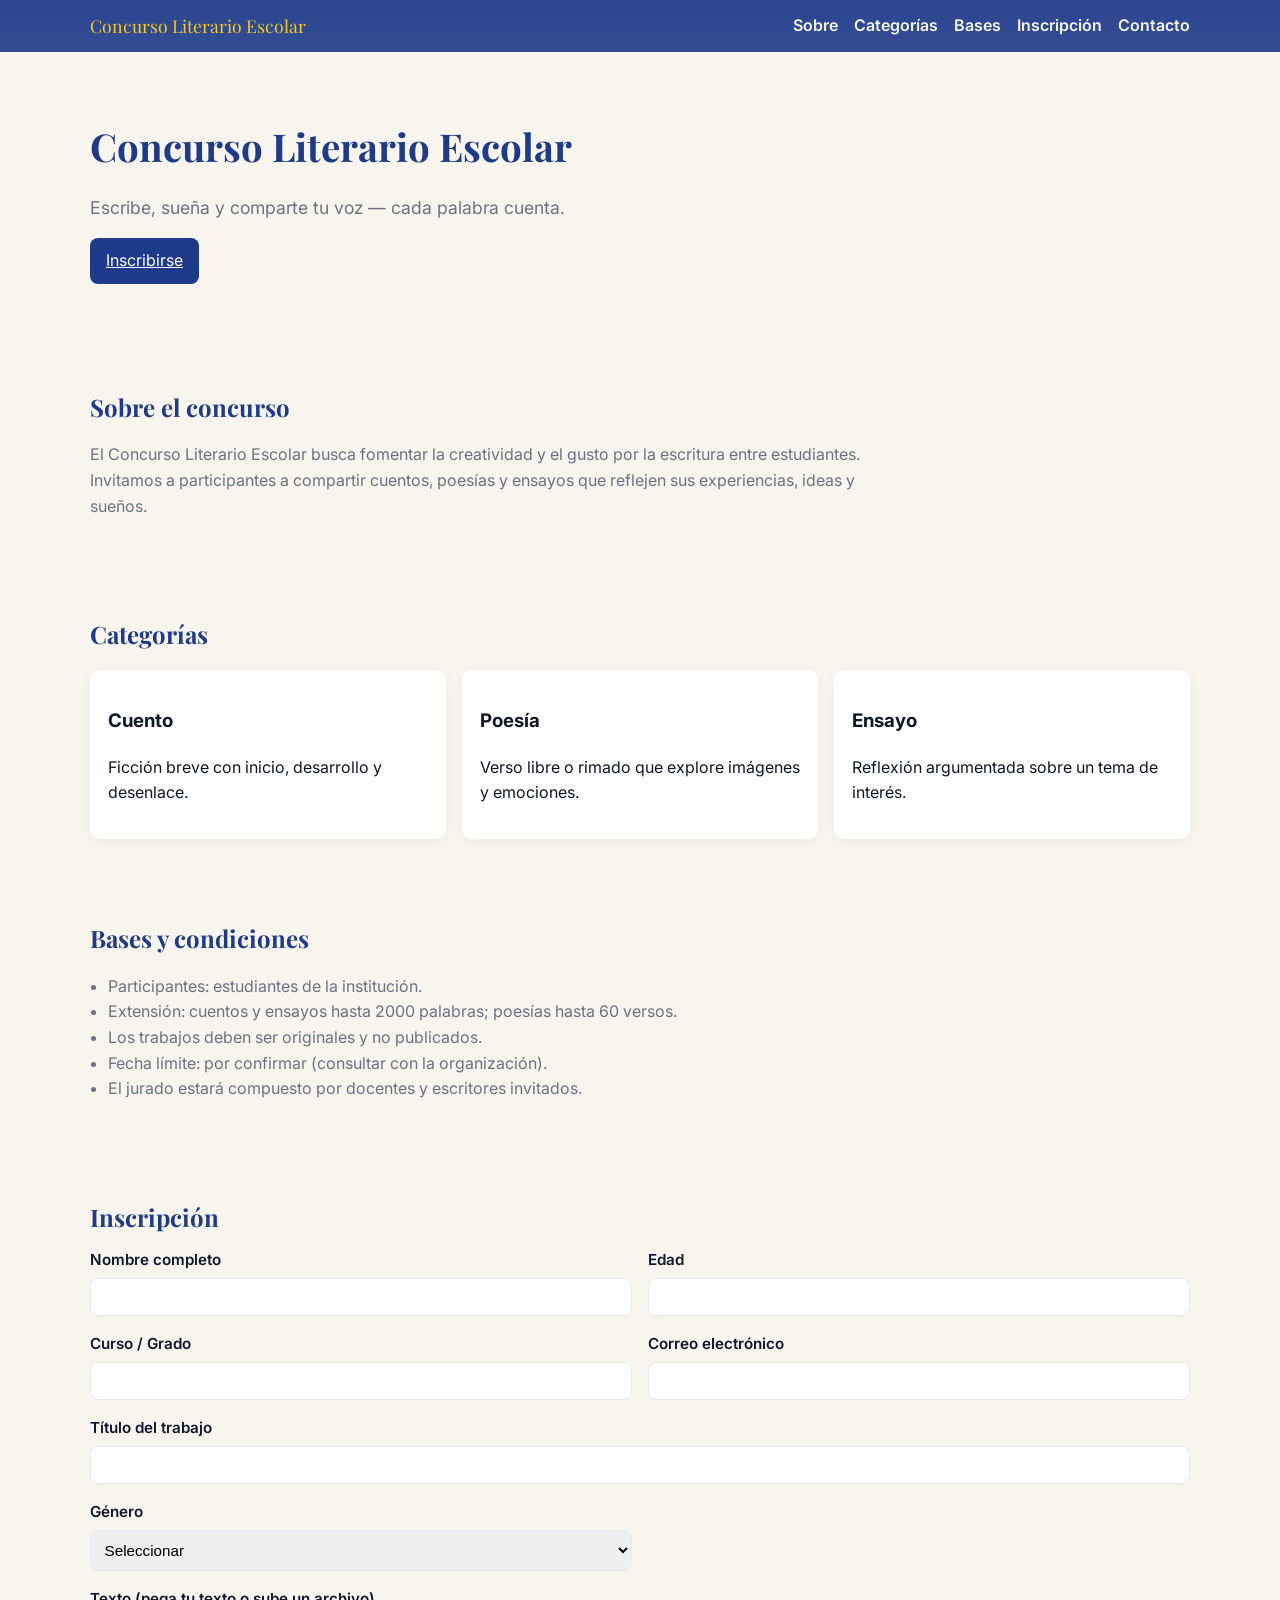
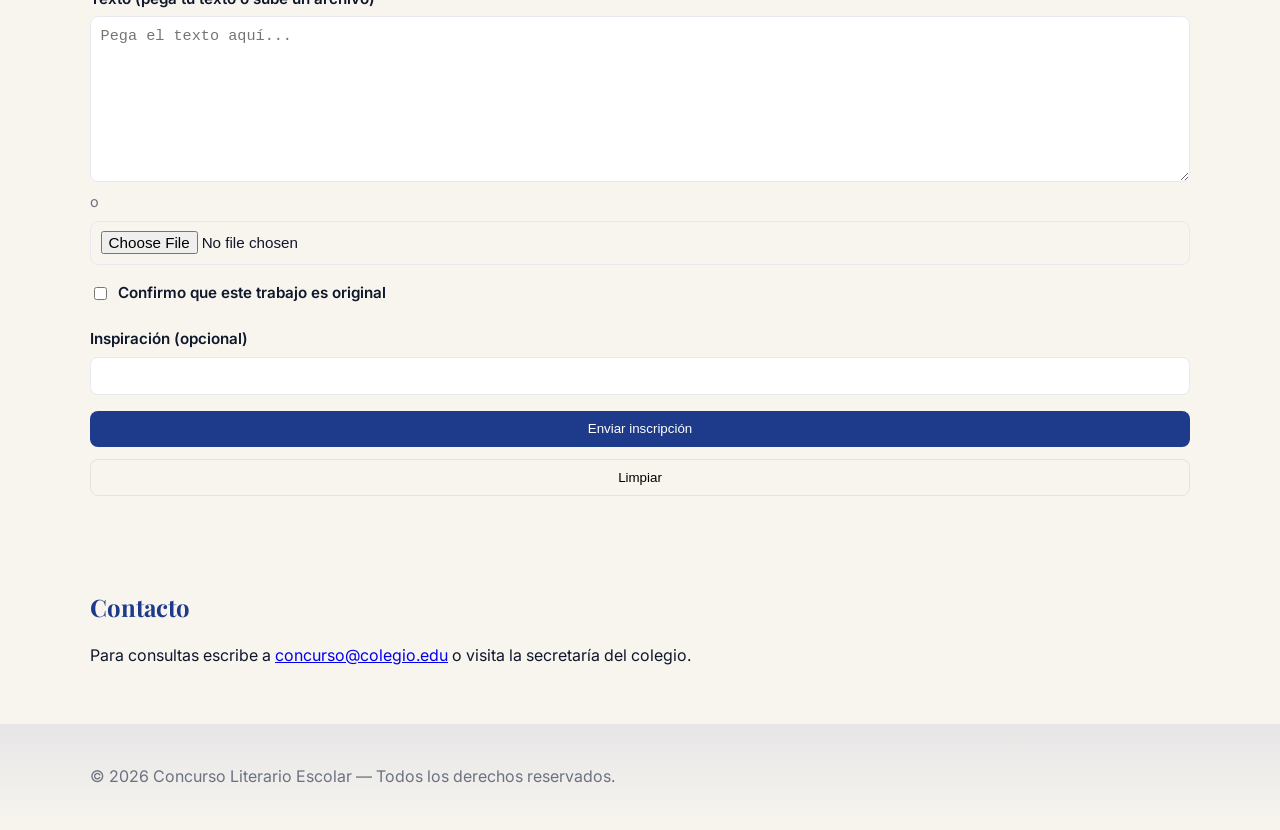
<file: index.html>
<!doctype html>
<html lang="es">
  <head>
    <meta charset="utf-8" />
    <meta name="viewport" content="width=device-width, initial-scale=1" />
    <title>Concurso Literario Escolar</title>
    <link rel="preconnect" href="https://fonts.googleapis.com">
    <link rel="preconnect" href="https://fonts.gstatic.com" crossorigin>
    <link href="https://fonts.googleapis.com/css2?family=Playfair+Display:wght@400;700&family=Inter:wght@300;400;600&display=swap" rel="stylesheet">
    <link rel="stylesheet" href="styles.css">
  </head>
  <body>
    <header class="site-header">
      <nav class="nav container">
        <a class="logo" href="#">Concurso Literario Escolar</a>
        <ul class="nav-links">
          <li><a href="#about">Sobre</a></li>
          <li><a href="#categories">Categorías</a></li>
          <li><a href="#rules">Bases</a></li>
          <li><a href="#register">Inscripción</a></li>
          <li><a href="#contact">Contacto</a></li>
        </ul>
      </nav>
    </header>

    <main>
      <section id="hero" class="hero">
        <div class="container hero-inner fade-in">
          <h1 class="hero-title">Concurso Literario Escolar</h1>
          <p class="hero-sub">Escribe, sueña y comparte tu voz — cada palabra cuenta.</p>
          <a class="btn primary" href="#register">Inscribirse</a>
        </div>
      </section>

      <section id="about" class="section container fade-in">
        <h2 class="section-title">Sobre el concurso</h2>
        <p class="lead">El Concurso Literario Escolar busca fomentar la creatividad y el gusto por la escritura entre estudiantes. Invitamos a participantes a compartir cuentos, poesías y ensayos que reflejen sus experiencias, ideas y sueños.</p>
      </section>

      <section id="categories" class="section container fade-in">
        <h2 class="section-title">Categorías</h2>
        <div class="cards">
          <article class="card">
            <h3>Cuento</h3>
            <p>Ficción breve con inicio, desarrollo y desenlace.</p>
          </article>
          <article class="card">
            <h3>Poesía</h3>
            <p>Verso libre o rimado que explore imágenes y emociones.</p>
          </article>
          <article class="card">
            <h3>Ensayo</h3>
            <p>Reflexión argumentada sobre un tema de interés.</p>
          </article>
        </div>
      </section>

      <section id="rules" class="section container fade-in">
        <h2 class="section-title">Bases y condiciones</h2>
        <ul class="rules-list">
          <li>Participantes: estudiantes de la institución.</li>
          <li>Extensión: cuentos y ensayos hasta 2000 palabras; poesías hasta 60 versos.</li>
          <li>Los trabajos deben ser originales y no publicados.</li>
          <li>Fecha límite: por confirmar (consultar con la organización).</li>
          <li>El jurado estará compuesto por docentes y escritores invitados.</li>
        </ul>
      </section>

      <section id="register" class="section container fade-in">
        <h2 class="section-title">Inscripción</h2>
        <form id="registrationForm" class="form-grid" novalidate>
          <div class="field">
            <label for="fullName">Nombre completo</label>
            <input id="fullName" name="fullName" type="text" required>
          </div>

          <div class="field">
            <label for="age">Edad</label>
            <input id="age" name="age" type="number" min="6" max="120" required>
          </div>

          <div class="field">
            <label for="grade">Curso / Grado</label>
            <input id="grade" name="grade" type="text" required>
          </div>

          <div class="field">
            <label for="email">Correo electrónico</label>
            <input id="email" name="email" type="email" required>
          </div>

          <div class="field wide">
            <label for="title">Título del trabajo</label>
            <input id="title" name="title" type="text" required>
          </div>

          <div class="field">
            <label for="genre">Género</label>
            <select id="genre" name="genre" required>
              <option value="">Seleccionar</option>
              <option value="cuento">Cuento</option>
              <option value="poesia">Poesía</option>
              <option value="ensayo">Ensayo</option>
            </select>
          </div>

          <div class="field wide">
            <label for="text">Texto (pega tu texto o sube un archivo)</label>
            <textarea id="text" name="text" rows="8" placeholder="Pega el texto aquí..."></textarea>
            <div class="or">o</div>
            <input id="file" name="file" type="file" accept=".txt,.doc,.docx,.pdf">
          </div>

          <div class="field wide">
            <label class="checkbox"><input id="original" name="original" type="checkbox" required>Confirmo que este trabajo es original</label>
          </div>

          <div class="field wide">
            <label for="inspiration">Inspiración (opcional)</label>
            <input id="inspiration" name="inspiration" type="text">
          </div>

          <div class="field wide actions">
            <button class="btn primary" type="submit">Enviar inscripción</button>
            <button class="btn ghost" type="reset">Limpiar</button>
          </div>
        </form>
        <div id="formMessage" class="form-message" aria-live="polite"></div>
      </section>

      <section id="contact" class="section container fade-in">
        <h2 class="section-title">Contacto</h2>
        <p>Para consultas escribe a <a href="mailto:concurso@colegio.edu">concurso@colegio.edu</a> o visita la secretaría del colegio.</p>
      </section>
    </main>

    <footer class="site-footer">
      <div class="container">
        <p>&copy; <span id="year"></span> Concurso Literario Escolar — Todos los derechos reservados.</p>
      </div>
    </footer>

    <script src="script.js"></script>
  </body>
</html>
</file>
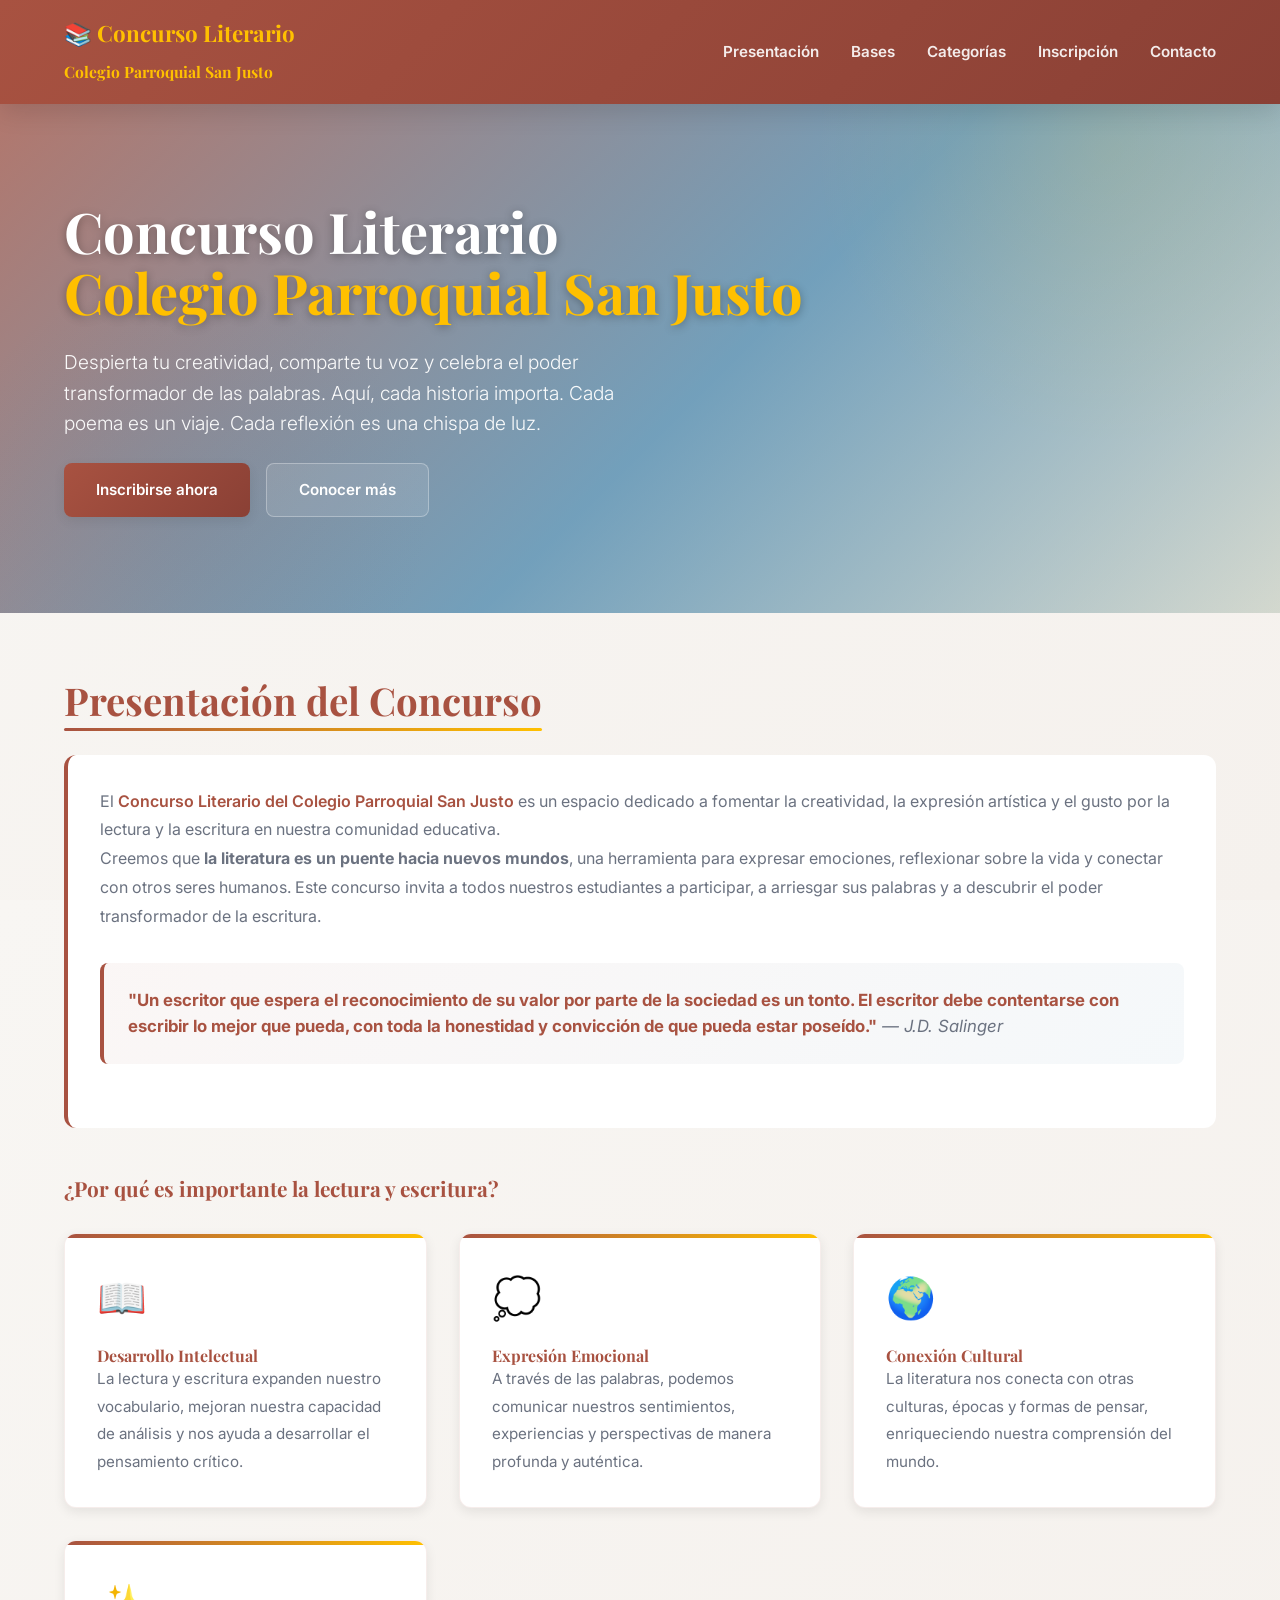
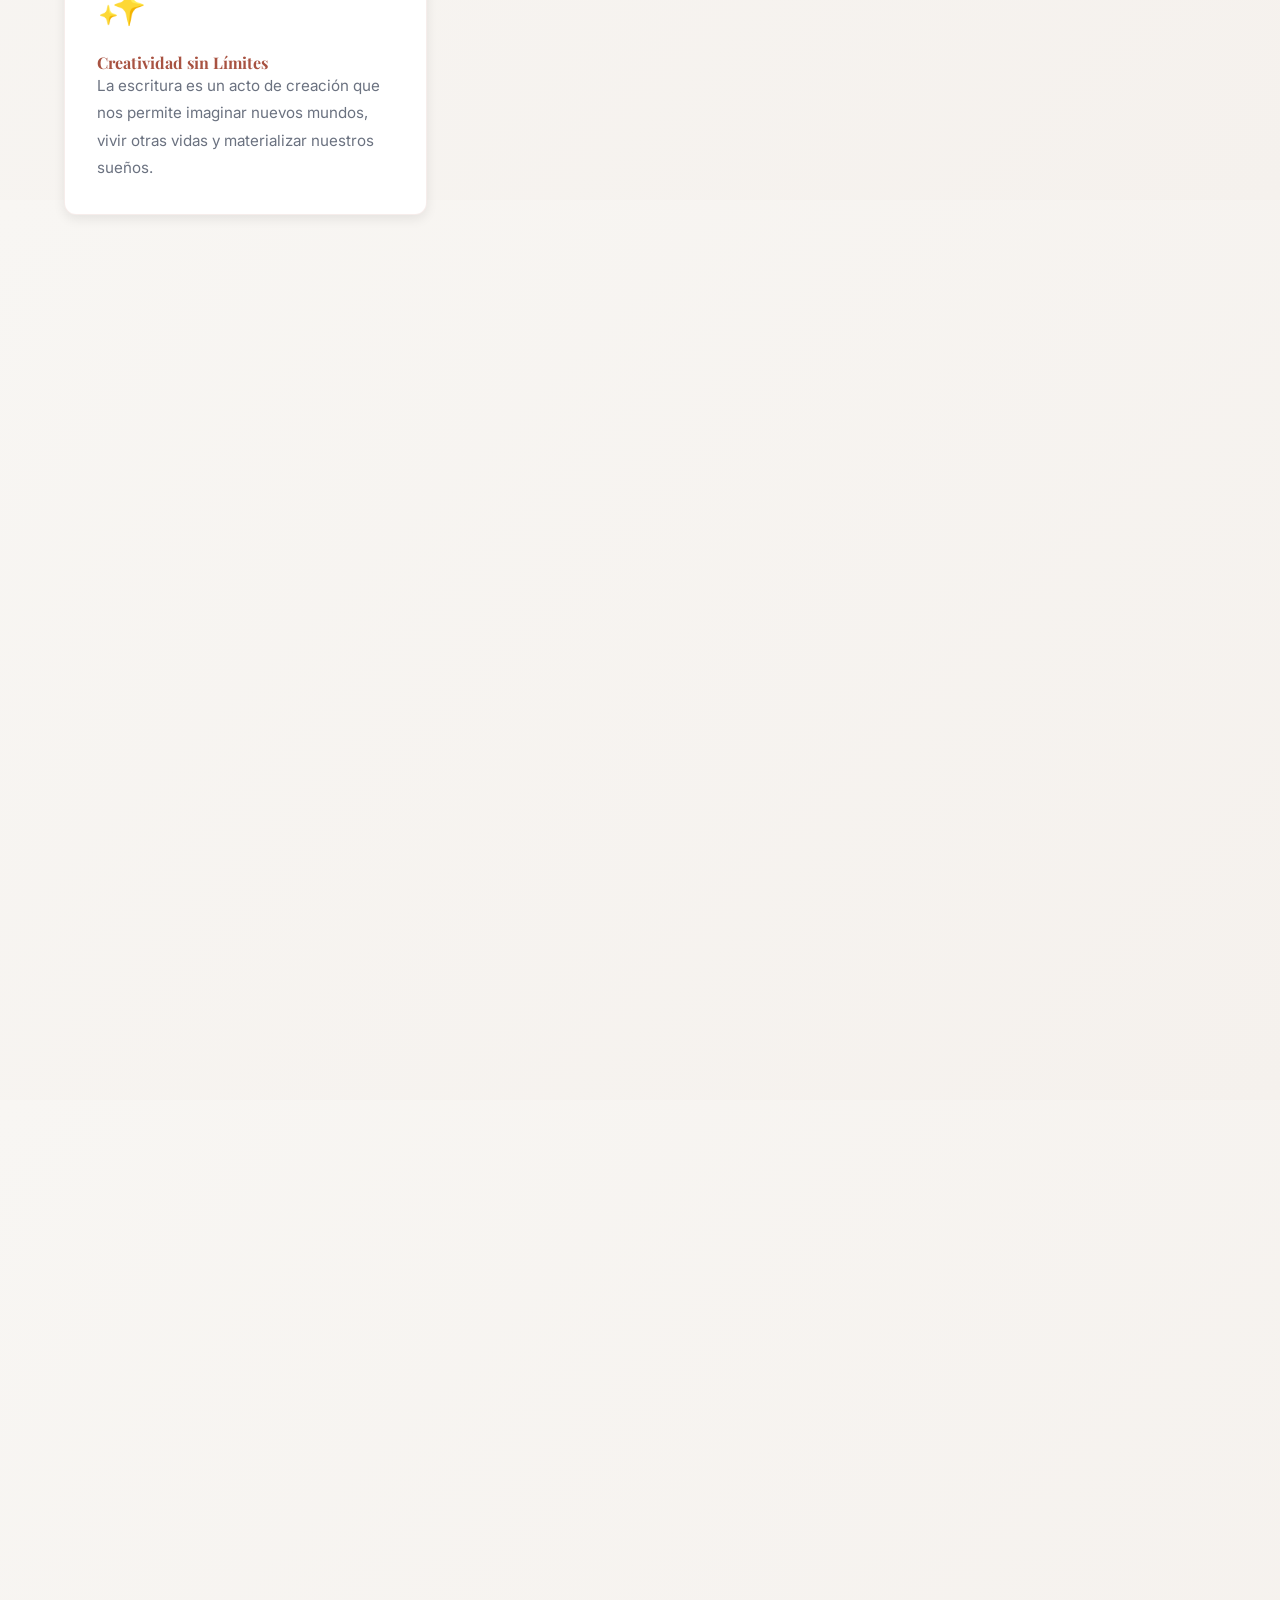
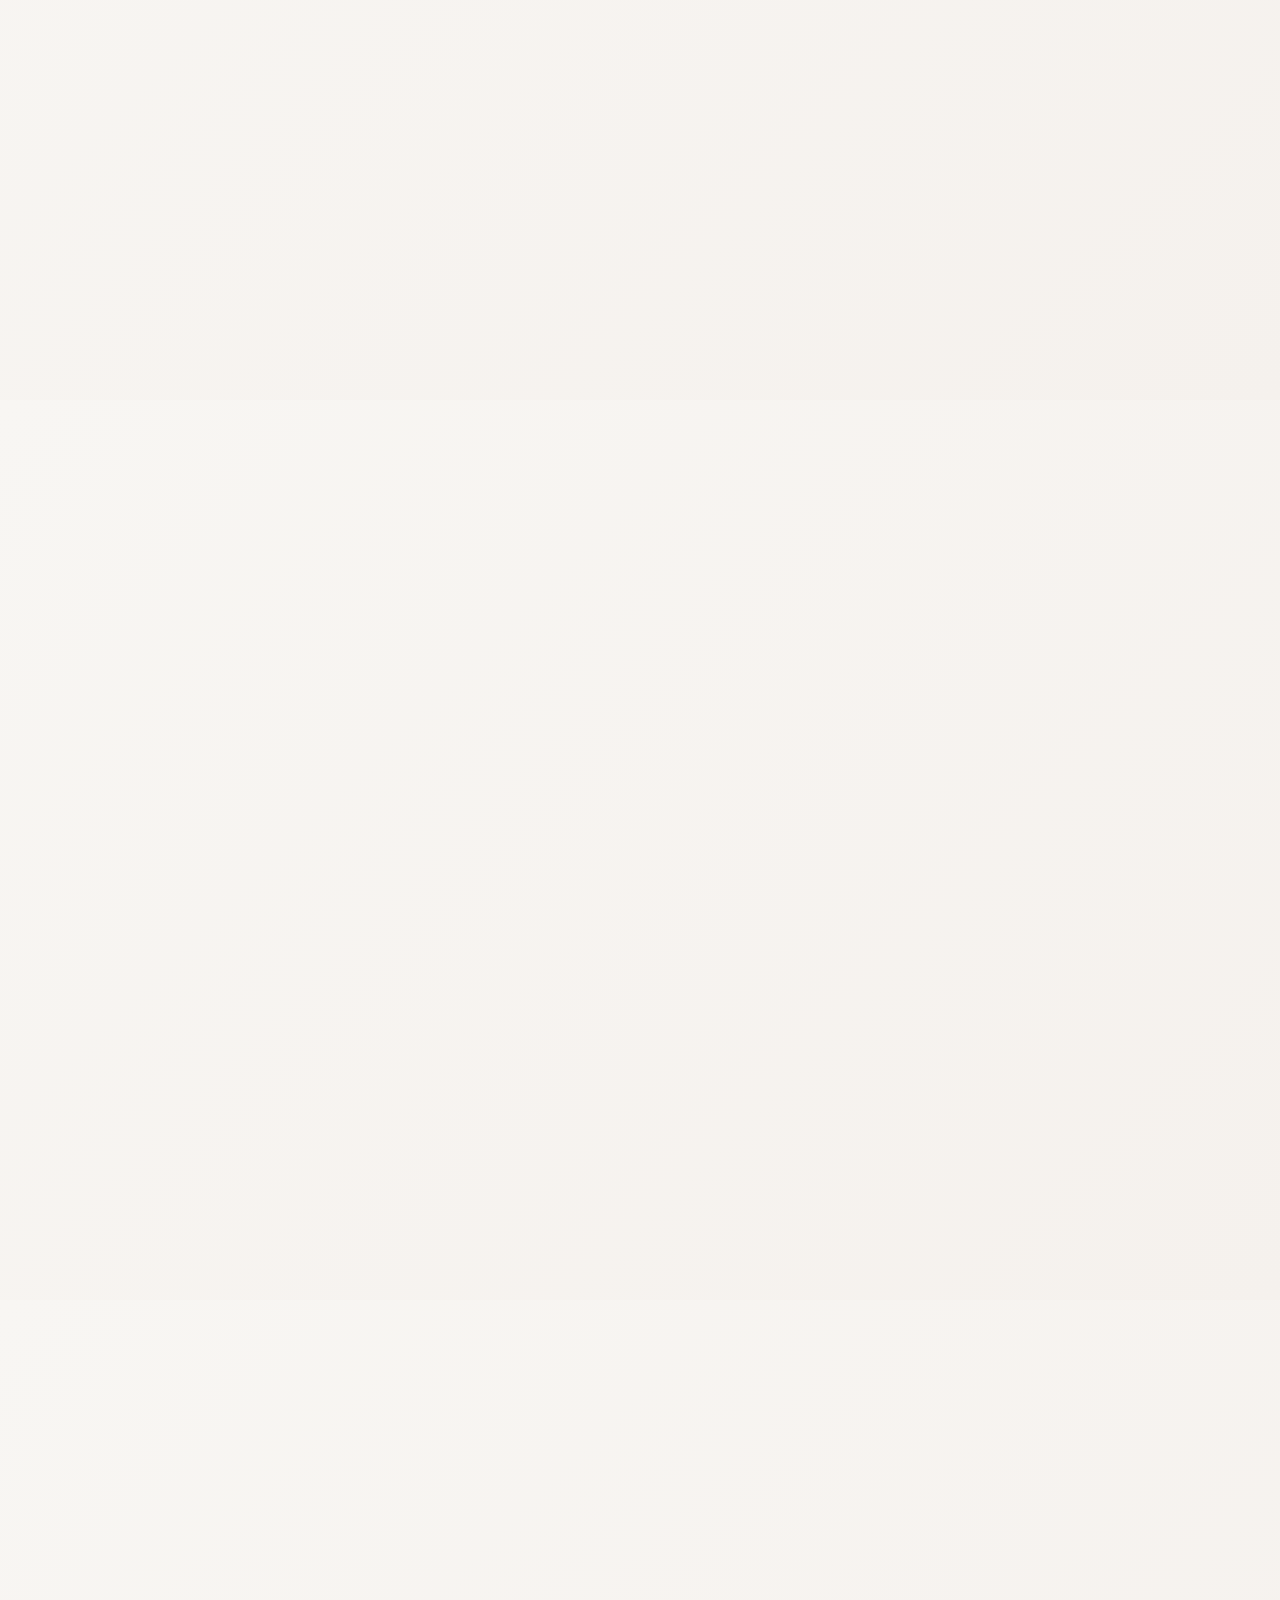
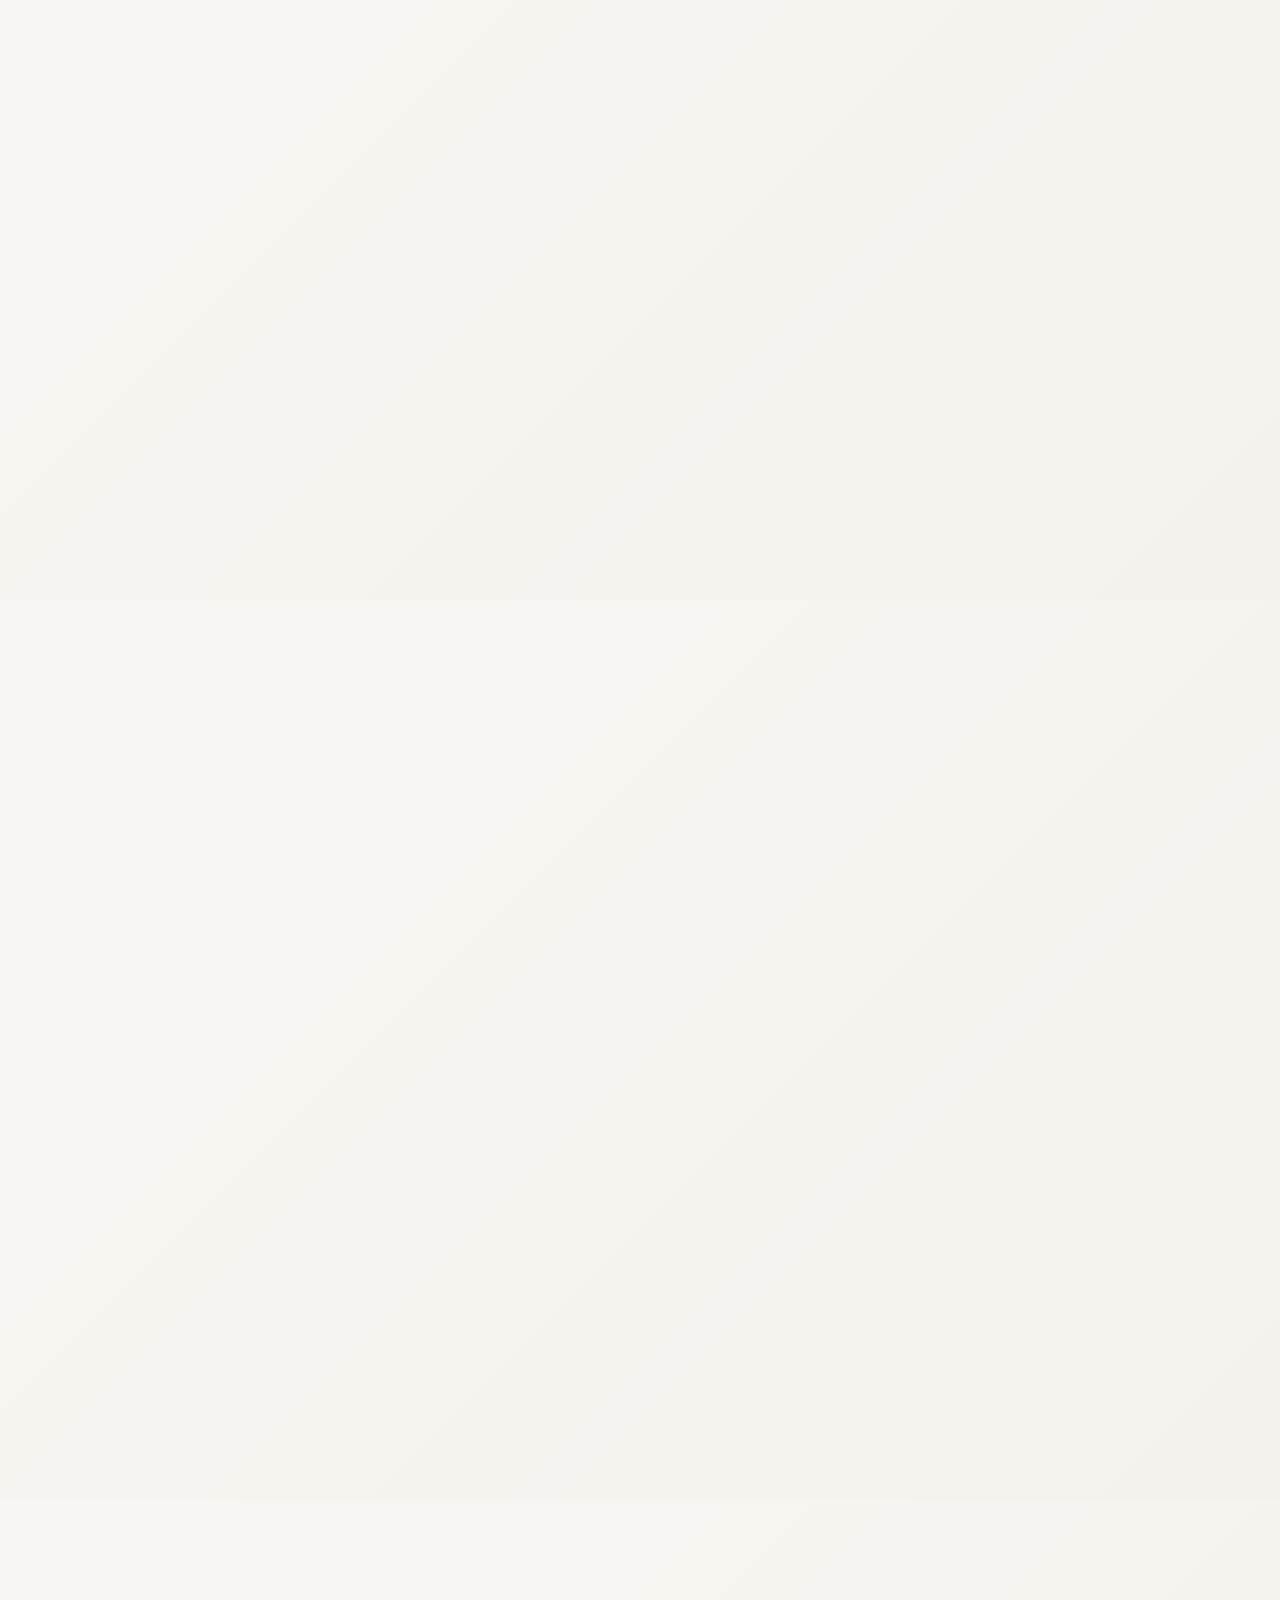
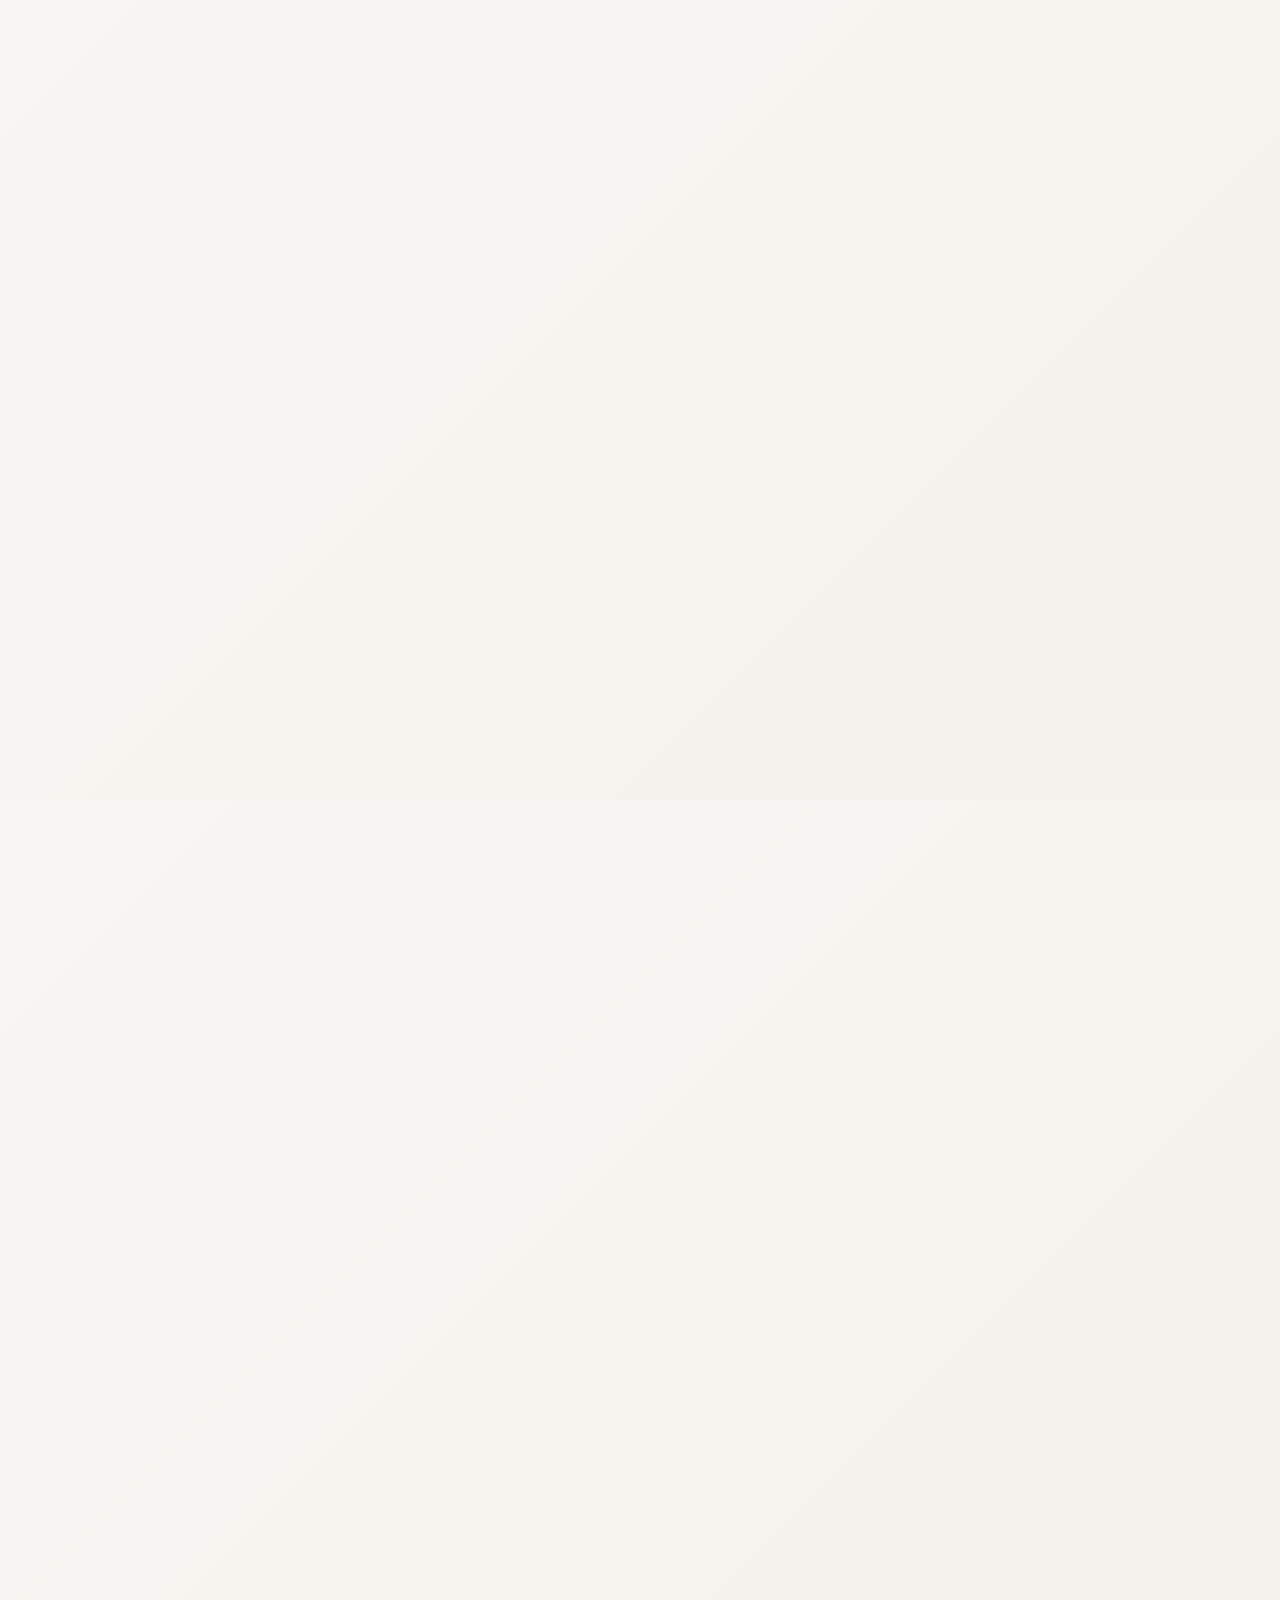
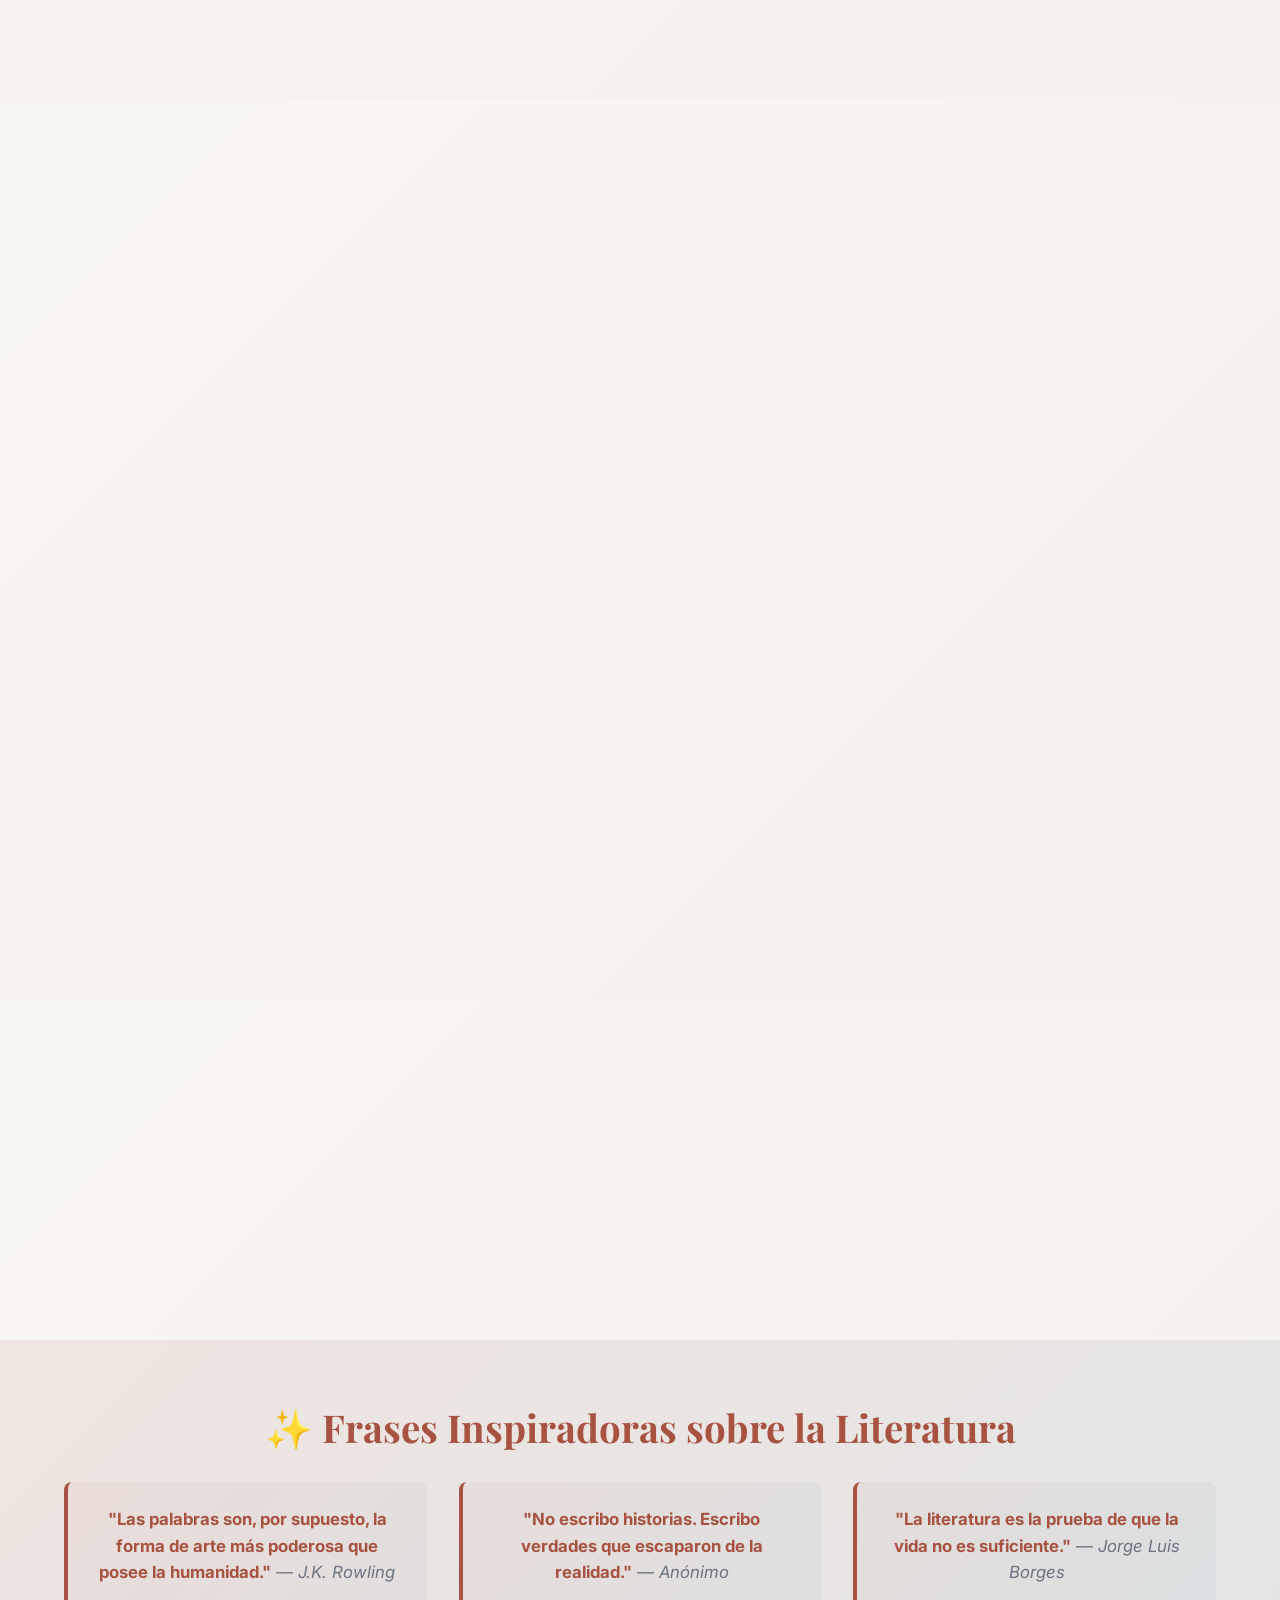
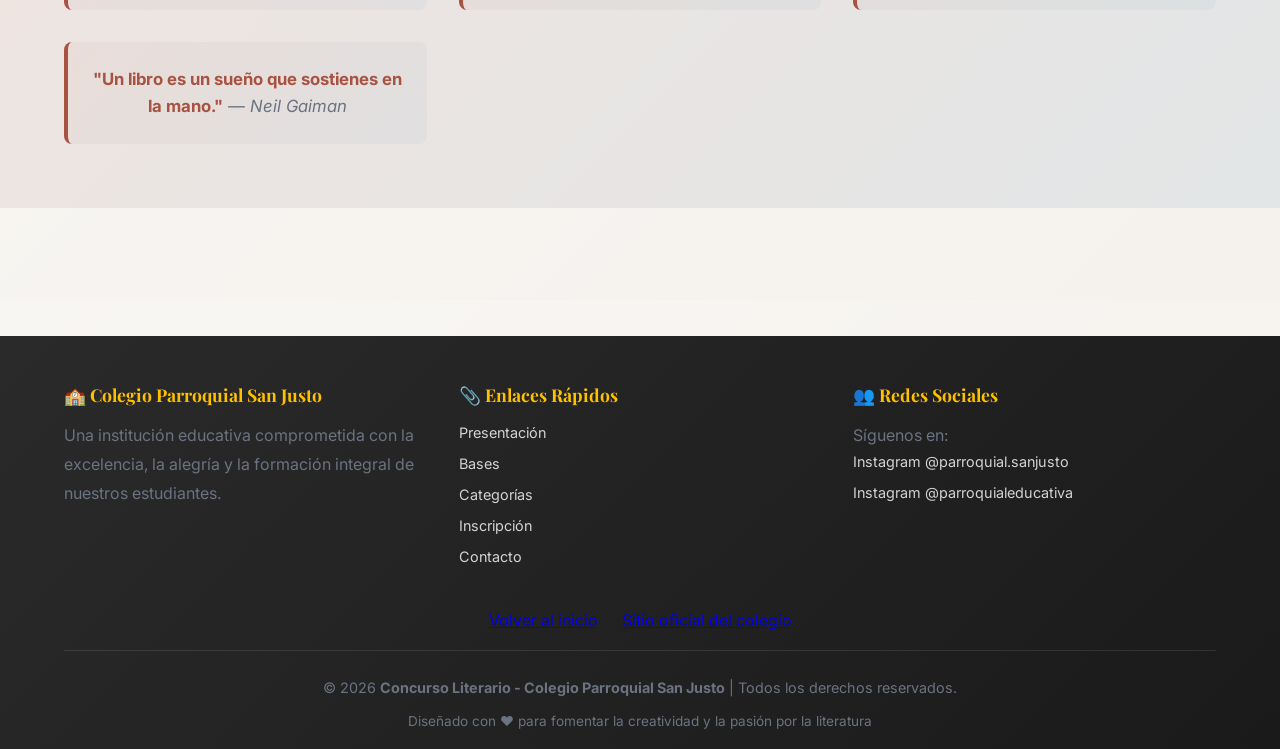
<file: concurso literario/index.html>
<!DOCTYPE html>
<html lang="es">
<head>
    <meta charset="UTF-8">
    <meta name="viewport" content="width=device-width, initial-scale=1.0">
    <meta name="description" content="Concurso Literario del Colegio Parroquial San Justo - Fomenta la creatividad y la pasión por la escritura">
    <meta name="keywords" content="concurso, literario, escritura, colegio, poesía, cuento, ensayo">
    <meta name="author" content="Colegio Parroquial San Justo">
    
    <title>Concurso Literario - Colegio Parroquial San Justo</title>
    
    <!-- Fonts -->
    <link rel="preconnect" href="https://fonts.googleapis.com">
    <link rel="preconnect" href="https://fonts.gstatic.com" crossorigin>
    <link href="https://fonts.googleapis.com/css2?family=Playfair+Display:wght@400;700&family=Inter:wght@300;400;500;600;700&display=swap" rel="stylesheet">
    
    <!-- Styles -->
    <link rel="stylesheet" href="styles.css">
    
    <!-- EmailJS CDN - Descomenta y configura tus credenciales cuando estés listo -->
    <!-- <script type="text/javascript" src="https://cdn.jsdelivr.net/npm/@emailjs/browser@3/dist/build/index.min.js"></script> -->
    <!-- INSTRUCCIONES EmailJS:
         1. Ve a https://www.emailjs.com/ y crea una cuenta
         2. Copia tu Public Key (ej: AbCdEfGhIjKlMnOpQrS)
         3. Crea un Service (Gmail, Outlook, etc.) y copia el Service ID
         4. Crea un Template para el formulario de inscripción y copia el Template ID
         5. Reemplaza los valores de abajo:
         PUBLIC_KEY = "TU_PUBLIC_KEY_AQUI"
         SERVICE_ID = "TU_SERVICE_ID_AQUI"
         TEMPLATE_ID_INSCRIPTION = "TU_TEMPLATE_ID_INSCRIPCION"
         TEMPLATE_ID_CONTACT = "TU_TEMPLATE_ID_CONTACTO"
    -->
</head>
<body>
    <!-- HEADER Y NAVEGACIÓN -->
    <header class="site-header">
        <nav class="nav container">
            <a class="logo" href="#hero">📚 Concurso Literario<br><span style="font-size: 0.7em;">Colegio Parroquial San Justo</span></a>
            <button class="menu-toggle" aria-label="Abrir menú">☰</button>
            <ul class="nav-links">
                <li><a href="#presentation">Presentación</a></li>
                <li><a href="#bases">Bases</a></li>
                <li><a href="#categories">Categorías</a></li>
                <li><a href="#inscription">Inscripción</a></li>
                <li><a href="#contact">Contacto</a></li>
            </ul>
        </nav>
    </header>

    <main>
        <!-- HERO SECTION -->
        <section id="hero" class="hero">
            <div class="container hero-inner">
                <h1 class="hero-title">Concurso Literario<span>Colegio Parroquial San Justo</span></h1>
                <p class="hero-sub">Despierta tu creatividad, comparte tu voz y celebra el poder transformador de las palabras. Aquí, cada historia importa. Cada poema es un viaje. Cada reflexión es una chispa de luz.</p>
                <div style="display: flex; gap: 1rem; flex-wrap: wrap;">
                    <a class="btn primary" href="#inscription">Inscribirse ahora</a>
                    <a class="btn ghost" href="#presentation">Conocer más</a>
                </div>
            </div>
        </section>

        <!-- PRESENTACIÓN -->
        <section id="presentation" class="section container">
            <h2 class="section-title">Presentación del Concurso</h2>
            <div class="about-section">
                <p>El <span class="highlight">Concurso Literario del Colegio Parroquial San Justo</span> es un espacio dedicado a fomentar la creatividad, la expresión artística y el gusto por la lectura y la escritura en nuestra comunidad educativa.</p>
                <p>Creemos que <strong>la literatura es un puente hacia nuevos mundos</strong>, una herramienta para expresar emociones, reflexionar sobre la vida y conectar con otros seres humanos. Este concurso invita a todos nuestros estudiantes a participar, a arriesgar sus palabras y a descubrir el poder transformador de la escritura.</p>
                <div class="quote">
                    <strong>"Un escritor que espera el reconocimiento de su valor por parte de la sociedad es un tonto. El escritor debe contentarse con escribir lo mejor que pueda, con toda la honestidad y convicción de que pueda estar poseído."</strong> — J.D. Salinger
                </div>
            </div>

            <!-- IMPORTANCIA DE LA LECTURA Y ESCRITURA -->
            <div style="margin-top: 3rem;">
                <h3 style="color: var(--primary-red); margin-bottom: 1.5rem;">¿Por qué es importante la lectura y escritura?</h3>
                <div class="cards-grid">
                    <div class="card">
                        <div class="card-icon">📖</div>
                        <h4 style="color: var(--primary-red);">Desarrollo Intelectual</h4>
                        <p>La lectura y escritura expanden nuestro vocabulario, mejoran nuestra capacidad de análisis y nos ayuda a desarrollar el pensamiento crítico.</p>
                    </div>
                    <div class="card">
                        <div class="card-icon">💭</div>
                        <h4 style="color: var(--primary-red);">Expresión Emocional</h4>
                        <p>A través de las palabras, podemos comunicar nuestros sentimientos, experiencias y perspectivas de manera profunda y auténtica.</p>
                    </div>
                    <div class="card">
                        <div class="card-icon">🌍</div>
                        <h4 style="color: var(--primary-red);">Conexión Cultural</h4>
                        <p>La literatura nos conecta con otras culturas, épocas y formas de pensar, enriqueciendo nuestra comprensión del mundo.</p>
                    </div>
                    <div class="card">
                        <div class="card-icon">✨</div>
                        <h4 style="color: var(--primary-red);">Creatividad sin Límites</h4>
                        <p>La escritura es un acto de creación que nos permite imaginar nuevos mundos, vivir otras vidas y materializar nuestros sueños.</p>
                    </div>
                </div>
            </div>
        </section>

        <!-- BASES Y CONDICIONES -->
        <section id="bases" class="section container">
            <h2 class="section-title">Bases y Condiciones</h2>
            
            <div style="display: grid; grid-template-columns: repeat(auto-fit, minmax(300px, 1fr)); gap: 2rem; margin-top: 2rem;">
                <div class="card">
                    <h3>👥 Participantes</h3>
                    <p>Todos los estudiantes del Colegio Parroquial San Justo, de cualquier nivel y división, pueden participar.</p>
                </div>
                <div class="card">
                    <h3>📝 Extensión</h3>
                    <ul class="checklist">
                        <li>Cuentos y narrativas: hasta 3000 palabras</li>
                        <li>Poesías: hasta 100 versos</li>
                        <li>Ensayos: hasta 2500 palabras</li>
                        <li>Microcuentos: hasta 500 palabras</li>
                    </ul>
                </div>
                <div class="card">
                    <h3>⏰ Fechas Importantes</h3>
                    <p><strong>Inscripción:</strong> Hasta el [FECHA A CONFIRMAR]<br>
                    <strong>Cierre de inscripciones:</strong> [FECHA A CONFIRMAR]<br>
                    <strong>Fallo de jurado:</strong> [FECHA A CONFIRMAR]<br>
                    <strong>Ceremonia de premiación:</strong> [FECHA A CONFIRMAR]</p>
                </div>
                <div class="card">
                    <h3>✅ Requisitos Obligatorios</h3>
                    <ul class="checklist">
                        <li>Trabajo original e inédito</li>
                        <li>Autoría única o grupal (máx. 3 autores)</li>
                        <li>Trabajo no publicado en otros concursos</li>
                        <li>Declaración de originalidad firmada</li>
                    </ul>
                </div>
                <div class="card">
                    <h3>🏆 Jurado y Evaluación</h3>
                    <p>El jurado estará compuesto por docentes especializados, escritores invitados y personalidades destacadas del ámbito literario.</p>
                </div>
                <div class="card">
                    <h3>🎁 Premios</h3>
                    <ul class="checklist">
                        <li>Menciones de honor por categoría</li>
                        <li>Reconocimiento público</li>
                        <li>Publicación en revista escolar</li>
                        <li>Certificados de participación</li>
                    </ul>
                </div>
            </div>
        </section>

        <!-- CATEGORÍAS Y GÉNEROS -->
        <section id="categories" class="section container">
            <h2 class="section-title">Categorías y Géneros Literarios</h2>
            
            <div style="margin-top: 2rem;">
                <h3 style="color: var(--primary-red); margin-bottom: 1rem;">📚 Categorías Disponibles</h3>
                <div class="cards-grid">
                    <div class="card"><h4>Cuento</h4><p>Historia breve con trama completa, personajes definidos y conclusión.</p></div>
                    <div class="card"><h4>Poesía</h4><p>Verso libre o rimado que explora imágenes, ritmo y emoción.</p></div>
                    <div class="card"><h4>Ensayo</h4><p>Reflexión argumentada sobre un tema específico.</p></div>
                    <div class="card"><h4>Crónica</h4><p>Relato de eventos reales ordenados cronológicamente.</p></div>
                    <div class="card"><h4>Microcuento</h4><p>Cuento extremadamente breve con máximo impacto narrativo.</p></div>
                    <div class="card"><h4>Relato Breve</h4><p>Narración concisa con elementos de sorpresa o giro final.</p></div>
                    <div class="card"><h4>Relato Histórico</h4><p>Narrativa basada en hechos históricos reinterpretados.</p></div>
                    <div class="card"><h4>Narrativa Juvenil</h4><p>Historias dirigidas al público adolescente.</p></div>
                    <div class="card"><h4>Narrativa Fantástica</h4><p>Mundos imaginarios con elementos mágicos.</p></div>
                    <div class="card"><h4>Ciencia Ficción</h4><p>Historias futuristas con base científica.</p></div>
                    <div class="card"><h4>Terror</h4><p>Narrativas que buscan generar suspense y miedo.</p></div>
                    <div class="card"><h4>Misterio</h4><p>Historias con enigmas y revelaciones.</p></div>
                    <div class="card"><h4>Aventura</h4><p>Relatos de exploración y desafíos.</p></div>
                    <div class="card"><h4>Drama</h4><p>Historias que exploran conflictos emocionales profundos.</p></div>
                    <div class="card"><h4>Humor</h4><p>Textos que buscan provocar risa y entretenimiento.</p></div>
                    <div class="card"><h4>Reflexión Personal</h4><p>Textos introspectivos sobre experiencias personales.</p></div>
                    <div class="card"><h4>Carta Literaria</h4><p>Comunicación en formato epistolar.</p></div>
                    <div class="card"><h4>Fábula</h4><p>Relato moral con personajes frecuentemente animales.</p></div>
                    <div class="card"><h4>Leyenda</h4><p>Narrativa que mezcla realidad con elementos legendarios.</p></div>
                    <div class="card"><h4>Texto Libre</h4><p>Experimentación sin restricciones de género.</p></div>
                </div>
            </div>

            <div style="margin-top: 3rem;">
                <h3 style="color: var(--primary-red); margin-bottom: 1rem;">🎭 Géneros Literarios</h3>
                <div class="table-container">
                    <table>
                        <thead>
                            <tr>
                                <th>Género</th>
                                <th>Descripción</th>
                                <th>Características Principales</th>
                            </tr>
                        </thead>
                        <tbody>
                            <tr>
                                <td><strong>Narrativo</strong></td>
                                <td>Enfoque en contar historias</td>
                                <td>Personajes, trama, conflicto</td>
                            </tr>
                            <tr>
                                <td><strong>Lírico</strong></td>
                                <td>Expresión de sentimientos</td>
                                <td>Verso, ritmo, musicalidad</td>
                            </tr>
                            <tr>
                                <td><strong>Dramático</strong></td>
                                <td>Diálogos y acciones</td>
                                <td>Diálogos, acotaciones</td>
                            </tr>
                            <tr>
                                <td><strong>Ensayístico</strong></td>
                                <td>Análisis y reflexión</td>
                                <td>Argumentación, subjetividad</td>
                            </tr>
                            <tr>
                                <td><strong>Epistolar</strong></td>
                                <td>Comunicación por cartas</td>
                                <td>Formato epistolar, intimidad</td>
                            </tr>
                            <tr>
                                <td><strong>Fantástico</strong></td>
                                <td>Mundos imaginarios</td>
                                <td>Lo sobrenatural, lo mágico</td>
                            </tr>
                            <tr>
                                <td><strong>Realista</strong></td>
                                <td>Reflejo de la realidad</td>
                                <td>Verosimilitud, cotidianidad</td>
                            </tr>
                            <tr>
                                <td><strong>Histórico</strong></td>
                                <td>Basado en hechos históricos</td>
                                <td>Contexto temporal, fidelidad</td>
                            </tr>
                            <tr>
                                <td><strong>Policial</strong></td>
                                <td>Investigación y crímenes</td>
                                <td>Misterio, deducción</td>
                            </tr>
                            <tr>
                                <td><strong>Suspenso</strong></td>
                                <td>Tensión y expectativa</td>
                                <td>Ritmo acelerado, incertidumbre</td>
                            </tr>
                            <tr>
                                <td><strong>Terror Psicológico</strong></td>
                                <td>Miedo mental</td>
                                <td>Angustia, perturbación</td>
                            </tr>
                            <tr>
                                <td><strong>Ciencia Ficción</strong></td>
                                <td>Futuros especulativos</td>
                                <td>Tecnología, mundos alternativos</td>
                            </tr>
                            <tr>
                                <td><strong>Distopía</strong></td>
                                <td>Futuros negativos</td>
                                <td>Crítica social, oscuridad</td>
                            </tr>
                            <tr>
                                <td><strong>Aventura</strong></td>
                                <td>Viajes y desafíos</td>
                                <td>Acción, exploración</td>
                            </tr>
                            <tr>
                                <td><strong>Romance</strong></td>
                                <td>Relaciones amorosas</td>
                                <td>Emociones, conflicto amoroso</td>
                            </tr>
                            <tr>
                                <td><strong>Comedia</strong></td>
                                <td>Humor y risa</td>
                                <td>Situaciones cómicas, diálogos</td>
                            </tr>
                            <tr>
                                <td><strong>Satírico</strong></td>
                                <td>Crítica mediante sátira</td>
                                <td>Ironía, exageración</td>
                            </tr>
                            <tr>
                                <td><strong>Filosófico</strong></td>
                                <td>Reflexión profunda</td>
                                <td>Ideas, preguntas existenciales</td>
                            </tr>
                            <tr>
                                <td><strong>Religioso</strong></td>
                                <td>Temas espirituales</td>
                                <td>Fe, trascendencia, valores</td>
                            </tr>
                            <tr>
                                <td><strong>Costumbrista</strong></td>
                                <td>Tradiciones y costumbres</td>
                                <td>Descripción de hábitos locales</td>
                            </tr>
                        </tbody>
                    </table>
                </div>
            </div>
        </section>

        <!-- FORMULARIO DE INSCRIPCIÓN -->
        <section id="inscription" class="section container">
            <h2 class="section-title">Formulario de Inscripción</h2>
            <form id="registrationForm" class="form-container">
                <h3 class="form-title">Completa tus datos y sube tu obra</h3>

                <!-- DATOS PERSONALES -->
                <fieldset style="border: none; padding: 0; margin-bottom: 2rem;">
                    <legend style="font-weight: 700; color: var(--primary-red); margin-bottom: 1rem;">Datos Personales</legend>
                    <div class="form-grid">
                        <div class="field">
                            <label for="fullName">Nombre y Apellido <span class="required">*</span></label>
                            <input id="fullName" name="fullName" type="text" required>
                        </div>
                        <div class="field">
                            <label for="age">Edad <span class="required">*</span></label>
                            <input id="age" name="age" type="number" min="8" max="120" required>
                        </div>
                        <div class="field">
                            <label for="grade">Curso <span class="required">*</span></label>
                            <input id="grade" name="grade" type="text" placeholder="Ej: 2do Año A" required>
                        </div>
                        <div class="field">
                            <label for="division">División <span class="required">*</span></label>
                            <input id="division" name="division" type="text" placeholder="Ej: A, B, C" required>
                        </div>
                        <div class="field">
                            <label for="email">Correo Electrónico <span class="required">*</span></label>
                            <input id="email" name="email" type="email" required>
                        </div>
                        <div class="field">
                            <label for="phone">Teléfono (Opcional)</label>
                            <input id="phone" name="phone" type="tel">
                        </div>
                    </div>
                </fieldset>

                <!-- DATOS DE LA OBRA -->
                <fieldset style="border: none; padding: 0; margin-bottom: 2rem;">
                    <legend style="font-weight: 700; color: var(--primary-red); margin-bottom: 1rem;">Datos de la Obra</legend>
                    <div class="form-grid">
                        <div class="field wide">
                            <label for="title">Título de la Obra <span class="required">*</span></label>
                            <input id="title" name="title" type="text" required>
                        </div>
                        <div class="field">
                            <label for="category">Categoría <span class="required">*</span></label>
                            <select id="category" name="category" required>
                                <option value="">-- Seleccionar --</option>
                                <option value="cuento">Cuento</option>
                                <option value="poesia">Poesía</option>
                                <option value="ensayo">Ensayo</option>
                                <option value="cronica">Crónica</option>
                                <option value="microcuento">Microcuento</option>
                                <option value="relato-breve">Relato Breve</option>
                                <option value="relato-historico">Relato Histórico</option>
                                <option value="narrativa-juvenil">Narrativa Juvenil</option>
                                <option value="narrativa-fantastica">Narrativa Fantástica</option>
                                <option value="ciencia-ficcion">Ciencia Ficción</option>
                                <option value="terror">Terror</option>
                                <option value="misterio">Misterio</option>
                                <option value="aventura">Aventura</option>
                                <option value="drama">Drama</option>
                                <option value="humor">Humor</option>
                                <option value="reflexion">Reflexión Personal</option>
                                <option value="carta-literaria">Carta Literaria</option>
                                <option value="fabula">Fábula</option>
                                <option value="leyenda">Leyenda</option>
                                <option value="texto-libre">Texto Libre</option>
                            </select>
                        </div>
                        <div class="field">
                            <label for="genre">Género Literario <span class="required">*</span></label>
                            <select id="genre" name="genre" required>
                                <option value="">-- Seleccionar --</option>
                                <option value="narrativo">Narrativo</option>
                                <option value="lirico">Lírico</option>
                                <option value="dramatico">Dramático</option>
                                <option value="ensayistico">Ensayístico</option>
                                <option value="epistolar">Epistolar</option>
                                <option value="fantastico">Fantástico</option>
                                <option value="realista">Realista</option>
                                <option value="historico">Histórico</option>
                                <option value="policial">Policial</option>
                                <option value="suspenso">Suspenso</option>
                                <option value="terror-psicologico">Terror Psicológico</option>
                                <option value="ciencia-ficcion">Ciencia Ficción</option>
                                <option value="distopia">Distopía</option>
                                <option value="aventura">Aventura</option>
                                <option value="romance">Romance</option>
                                <option value="comedia">Comedia</option>
                                <option value="satirico">Satírico</option>
                                <option value="filosofico">Filosófico</option>
                                <option value="religioso">Religioso</option>
                                <option value="costumbrista">Costumbrista</option>
                            </select>
                        </div>
                    </div>
                </fieldset>

                <!-- CONTENIDO DE LA OBRA -->
                <fieldset style="border: none; padding: 0; margin-bottom: 2rem;">
                    <legend style="font-weight: 700; color: var(--primary-red); margin-bottom: 1rem;">Tu Obra Literaria</legend>
                    <div class="form-grid">
                        <div class="field wide">
                            <label for="text">Texto de la Obra <span class="required">*</span></label>
                            <textarea id="text" name="text" placeholder="Pega tu texto aquí o sube un archivo..." rows="10"></textarea>
                            <p style="font-size: 0.85rem; color: var(--medium-gray); margin-top: 0.5rem;">Puedes escribir directamente o cargar un archivo</p>
                        </div>
                        <div class="field wide">
                            <label for="file">Cargar Archivo <span class="text-sm">(Opcional si escribiste arriba)</span></label>
                            <input id="file" name="file" type="file" accept=".txt,.doc,.docx,.pdf,.rtf">
                            <p style="font-size: 0.85rem; color: var(--medium-gray); margin-top: 0.5rem;">Formatos: TXT, DOC, DOCX, PDF, RTF (máx 10MB)</p>
                        </div>
                        <div class="field wide">
                            <label for="inspiration">Inspiración o Motivación (Opcional)</label>
                            <textarea id="inspiration" name="inspiration" placeholder="Comparte qué te inspiró a escribir esta obra..." rows="4"></textarea>
                        </div>
                    </div>
                </fieldset>

                <!-- DECLARACIONES -->
                <fieldset style="border: none; padding: 0; margin-bottom: 2rem;">
                    <legend style="font-weight: 700; color: var(--primary-red); margin-bottom: 1rem;">Declaraciones y Aceptación</legend>
                    <div class="checkbox-group">
                        <label class="checkbox">
                            <input id="original" name="original" type="checkbox" required>
                            <span>Declaro que este trabajo es <strong>completamente original</strong> y de mi autoría, nunca publicado ni presentado a otro concurso.</span>
                        </label>
                        <label class="checkbox">
                            <input id="authorship" name="authorship" type="checkbox" required>
                            <span>Declaro ser el <strong>único autor</strong> de este trabajo (o formar parte del grupo de autores si es grupal, máx. 3 autores).</span>
                        </label>
                        <label class="checkbox">
                            <input id="rights" name="rights" type="checkbox" required>
                            <span>Autorizo al Colegio Parroquial San Justo a <strong>publicar y divulgar</strong> mi obra en caso de resultar premiada o mencionada.</span>
                        </label>
                        <label class="checkbox">
                            <input id="terms" name="terms" type="checkbox" required>
                            <span>Acepto las <strong>bases y condiciones</strong> del Concurso Literario.</span>
                        </label>
                    </div>
                </fieldset>

                <!-- BOTONES -->
                <div class="form-actions">
                    <button class="btn primary" type="submit">📤 Enviar Inscripción</button>
                    <button class="btn outline" type="reset">🔄 Limpiar Formulario</button>
                </div>

                <!-- MENSAJE DE RESPUESTA -->
                <div id="formMessage" class="form-message" role="alert" aria-live="polite"></div>
            </form>
        </section>

        <!-- SECCIÓN DE CONTACTO -->
        <section id="contact" class="section container">
            <h2 class="section-title">Contacto y Preguntas Frecuentes</h2>
            
            <div style="display: grid; grid-template-columns: repeat(auto-fit, minmax(300px, 1fr)); gap: 2rem; margin-top: 2rem;">
                <!-- FORMULARIO DE CONTACTO -->
                <div style="grid-column: 1 / -1;">
                    <h3 style="color: var(--primary-red); margin-bottom: 1.5rem;">📧 Formulario de Contacto</h3>
                    <form id="contactForm" class="form-container" style="max-width: 100%;">
                        <div class="form-grid">
                            <div class="field">
                                <label for="contactName">Nombre <span class="required">*</span></label>
                                <input id="contactName" name="contactName" type="text" required>
                            </div>
                            <div class="field">
                                <label for="contactEmail">Correo Electrónico <span class="required">*</span></label>
                                <input id="contactEmail" name="contactEmail" type="email" required>
                            </div>
                            <div class="field wide">
                                <label for="subject">Asunto <span class="required">*</span></label>
                                <input id="subject" name="subject" type="text" required>
                            </div>
                            <div class="field wide">
                                <label for="message">Mensaje <span class="required">*</span></label>
                                <textarea id="message" name="message" rows="6" required></textarea>
                            </div>
                            <div class="form-actions">
                                <button class="btn primary" type="submit">Enviar Mensaje</button>
                            </div>
                        </div>
                        <div id="contactMessage" class="form-message" role="alert" aria-live="polite"></div>
                    </form>
                </div>

                <!-- INFORMACIÓN DE CONTACTO -->
                <div class="card">
                    <h4>📞 Teléfono</h4>
                    <p><strong>Primario y Secundario:</strong> 011 4651 2560</p>
                    <p><strong>Inicial:</strong> 011 4651-9847</p>
                </div>

                <div class="card">
                    <h4>📧 Correo Electrónico</h4>
                    <p><a href="mailto:colegioparroquialsanjusto@gmail.com" style="color: var(--primary-red);">colegioparroquialsanjusto@gmail.com</a></p>
                    <p><a href="mailto:direccionpquialsj.secundario@gmail.com" style="color: var(--primary-red);">direccionpquialsj.secundario@gmail.com</a></p>
                </div>

                <div class="card">
                    <h4>📍 Ubicación</h4>
                    <p><strong>Primario y Secundario:</strong> Monseñor José Francisco Marcón 3060</p>
                    <p><strong>Inicial:</strong> Monseñor José Francisco Marcón 3153</p>
                    <p>San Justo, Buenos Aires, Argentina</p>
                </div>

                <!-- PREGUNTAS FRECUENTES -->
                <div style="grid-column: 1 / -1; margin-top: 2rem;">
                    <h3 style="color: var(--primary-red); margin-bottom: 1.5rem;">❓ Preguntas Frecuentes</h3>
                    <div class="cards-grid">
                        <div class="card">
                            <h4>¿Puedo participar si no soy estudiante del colegio?</h4>
                            <p>No. El concurso es exclusivo para estudiantes del Colegio Parroquial San Justo.</p>
                        </div>
                        <div class="card">
                            <h4>¿Hay límite de obras por participante?</h4>
                            <p>Puedes enviar hasta 2 obras por categoría. Cada una debe ser diferente.</p>
                        </div>
                        <div class="card">
                            <h4>¿Puedo participar en grupo?</h4>
                            <p>Sí, pero máximo 3 autores por obra. Todos los autores deben estar inscriptos.</p>
                        </div>
                        <div class="card">
                            <h4>¿Es gratis participar?</h4>
                            <p>Sí, la inscripción es completamente gratuita para todos los estudiantes.</p>
                        </div>
                        <div class="card">
                            <h4>¿Qué pasa si olvido hacer clic en "Enviar"?</h4>
                            <p>No te preocupes. Puedes volver a cargar el formulario y enviar tu inscripción cuantas veces necesites.</p>
                        </div>
                        <div class="card">
                            <h4>¿Mi obra será publicada?</h4>
                            <p>Las obras premiadas y mencionadas serán publicadas en la revista escolar y en la web del colegio.</p>
                        </div>
                    </div>
                </div>
            </div>
        </section>

        <!-- SECCIÓN EXTRA: FRASES INSPIRADORAS -->
        <section style="background: linear-gradient(135deg, rgba(168, 82, 65, 0.1) 0%, rgba(58, 124, 165, 0.1) 100%); padding: 4rem 0; margin: 4rem 0; text-align: center;">
            <div class="container">
                <h2 style="color: var(--primary-red); margin-bottom: 2rem;">✨ Frases Inspiradoras sobre la Literatura</h2>
                <div class="cards-grid" style="margin-top: 2rem;">
                    <div class="quote" style="margin: 0;">
                        <strong>"Las palabras son, por supuesto, la forma de arte más poderosa que posee la humanidad."</strong> — J.K. Rowling
                    </div>
                    <div class="quote" style="margin: 0;">
                        <strong>"No escribo historias. Escribo verdades que escaparon de la realidad."</strong> — Anónimo
                    </div>
                    <div class="quote" style="margin: 0;">
                        <strong>"La literatura es la prueba de que la vida no es suficiente."</strong> — Jorge Luis Borges
                    </div>
                    <div class="quote" style="margin: 0;">
                        <strong>"Un libro es un sueño que sostienes en la mano."</strong> — Neil Gaiman
                    </div>
                </div>
            </div>
        </section>
    </main>

    <!-- FOOTER -->
    <footer class="site-footer">
        <div class="container">
            <div class="footer-content">
                <div class="footer-section">
                    <h3>🏫 Colegio Parroquial San Justo</h3>
                    <p>Una institución educativa comprometida con la excelencia, la alegría y la formación integral de nuestros estudiantes.</p>
                </div>
                <div class="footer-section">
                    <h3>📎 Enlaces Rápidos</h3>
                    <a href="#presentation">Presentación</a>
                    <a href="#bases">Bases</a>
                    <a href="#categories">Categorías</a>
                    <a href="#inscription">Inscripción</a>
                    <a href="#contact">Contacto</a>
                </div>
                <div class="footer-section">
                    <h3>👥 Redes Sociales</h3>
                    <p>Síguenos en:</p>
                    <a href="https://www.instagram.com/parroquial.sanjusto/" target="_blank">Instagram @parroquial.sanjusto</a>
                    <a href="https://www.instagram.com/parroquialseduca/" target="_blank">Instagram @parroquialeducativa</a>
                </div>
            </div>
            <div class="footer-links">
                <a href="#hero">Volver al inicio</a>
                <a href="https://parroquialsanjusto.com" target="_blank">Sitio oficial del colegio</a>
            </div>
            <div class="footer-bottom">
                <p>&copy; <span id="year"></span> <strong>Concurso Literario - Colegio Parroquial San Justo</strong> | Todos los derechos reservados.</p>
                <p style="font-size: 0.85rem; margin-top: 0.5rem;">Diseñado con ❤️ para fomentar la creatividad y la pasión por la literatura</p>
            </div>
        </div>
    </footer>

    <!-- SCRIPTS -->
    <script src="script.js"></script>
</body>
</html>
</file>
<file: styles.css>
:root{
  --dark-blue:#1e3a8a;
  --soft-yellow:#facc15;
  --cream:#f8f5ef;
  --muted:#6b7280;
  --max-width:1100px;
}
*{box-sizing:border-box}
html,body{height:100%;margin:0;font-family:Inter,system-ui,-apple-system,Segoe UI,Roboto,"Helvetica Neue",Arial}
body{background:var(--cream);color:#0f172a;line-height:1.6}
.container{width:90%;max-width:var(--max-width);margin:0 auto}

/* Header */
.site-header{background:linear-gradient(180deg, rgba(30,58,138,0.95), rgba(30,58,138,0.9));color:white;position:sticky;top:0;z-index:50}
.nav{display:flex;align-items:center;justify-content:space-between;padding:0.75rem 0}
.logo{font-family:Playfair Display,serif;font-size:1.1rem;color:var(--soft-yellow);text-decoration:none}
.nav-links{list-style:none;margin:0;padding:0;display:flex;gap:1rem}
.nav-links a{color:white;text-decoration:none;font-weight:600;opacity:0.95}
.nav-links a:hover{color:var(--soft-yellow)}

/* Hero */
.hero{padding:4rem 0;background:linear-gradient(180deg, rgba(255,255,255,0.02), rgba(255,255,255,0));}
.hero-inner{display:flex;flex-direction:column;align-items:flex-start;gap:1rem}
.hero-title{font-family:Playfair Display,serif;font-size:2.4rem;color:var(--dark-blue);margin:0}
.hero-sub{font-size:1.1rem;color:var(--muted);margin:0}
.btn{display:inline-block;padding:0.65rem 1rem;border-radius:8px;border:none;cursor:pointer;transition:transform .18s ease,box-shadow .18s ease}
.btn.primary{background:var(--dark-blue);color:white}
.btn.primary:hover{transform:translateY(-3px);box-shadow:0 6px 18px rgba(30,58,138,0.18)}
.btn.ghost{background:transparent;border:1px solid rgba(15,23,42,0.08)}

/* Sections */
.section{padding:2.5rem 0}
.section-title{font-family:Playfair Display,serif;font-size:1.5rem;color:var(--dark-blue);margin:0 0 0.75rem}
.lead{color:var(--muted);max-width:70%}

.cards{display:grid;grid-template-columns:repeat(3,1fr);gap:1rem;margin-top:1rem}
.card{background:white;padding:1.1rem;border-radius:10px;box-shadow:0 4px 14px rgba(2,6,23,0.04);transition:transform .18s ease}
.card:hover{transform:translateY(-6px)}

.rules-list{padding-left:1.1rem;color:var(--muted)}

/* Form */
.form-grid{display:grid;grid-template-columns:repeat(2,1fr);gap:1rem}
.field{display:flex;flex-direction:column}
.field.wide{grid-column:1/-1}
.field label{font-weight:600;margin-bottom:0.35rem;font-size:0.95rem}
.field input,.field select,.field textarea{padding:0.6rem;border:1px solid #e6e9ef;border-radius:8px;font-size:0.95rem}
.field input:focus,.field select:focus,.field textarea:focus{outline:none;box-shadow:0 6px 18px rgba(30,58,138,0.06);border-color:var(--dark-blue)}
.or{margin:0.5rem 0;color:var(--muted);font-size:0.9rem}
.checkbox{display:flex;align-items:center;gap:0.5rem}
.actions{display:flex;gap:0.75rem;justify-content:flex-start}
.form-message{margin-top:0.75rem;color:green;font-weight:600}

/* Footer */
.site-footer{padding:1.5rem 0;background:linear-gradient(180deg, rgba(30,58,138,0.08), transparent);color:var(--muted)}

/* Utilities */
.fade-in{animation:fadeIn .7s ease both}
@keyframes fadeIn{from{opacity:0;transform:translateY(8px)}to{opacity:1;transform:none}}

/* Responsive */
@media (max-width:900px){
  .cards{grid-template-columns:repeat(2,1fr)}
  .lead{max-width:100%}
}
@media (max-width:700px){
  .nav-links{display:none}
  .hero-title{font-size:1.8rem}
  .form-grid{grid-template-columns:1fr}
  .cards{grid-template-columns:1fr}
}
</file>
<file: concurso literario/styles.css>
/* ========================================
   CONCURSO LITERARIO - COLEGIO PARROQUIAL SAN JUSTO
   Paleta de Colores Institucional
   ======================================== */

:root {
  /* Colores principales institucionales */
  --primary-red: #a85241;
  --primary-red-dark: #8a4035;
  --primary-red-light: #c76b59;
  --primary-blue: #3a7ca5;
  --primary-blue-dark: #2d5f80;
  --primary-blue-light: #5299c7;
  --primary-yellow: #ffc000;
  --primary-yellow-light: #ffd63f;
  
  /* Colores secundarios */
  --cream: #f8f6f3;
  --white: #ffffff;
  --dark-gray: #2a2a2a;
  --medium-gray: #6b7280;
  --light-gray: #e6e9ef;
  
  /* Efectos */
  --shadow-sm: 0 2px 4px rgba(0, 0, 0, 0.05);
  --shadow-md: 0 4px 12px rgba(0, 0, 0, 0.08);
  --shadow-lg: 0 8px 24px rgba(0, 0, 0, 0.12);
  --shadow-xl: 0 12px 40px rgba(0, 0, 0, 0.15);
  
  --max-width: 1200px;
  --transition: all 0.3s cubic-bezier(0.4, 0, 0.2, 1);
}

/* ========================================
   RESETEOS Y ESTILOS BASE
   ======================================== */

* {
  box-sizing: border-box;
  margin: 0;
  padding: 0;
}

html, body {
  height: 100%;
  margin: 0;
  font-family: 'Inter', -apple-system, BlinkMacSystemFont, 'Segoe UI', Roboto, sans-serif;
}

body {
  background: linear-gradient(135deg, var(--cream) 0%, #f5f1ed 100%);
  color: var(--dark-gray);
  line-height: 1.6;
  min-height: 100vh;
  display: flex;
  flex-direction: column;
}

main {
  flex: 1;
}

/* ========================================
   TIPOGRAFÍA
   ======================================== */

h1, h2, h3, h4, h5, h6 {
  font-family: 'Playfair Display', serif;
  font-weight: 700;
  line-height: 1.2;
  color: var(--dark-gray);
}

h1 {
  font-size: clamp(2rem, 5vw, 3.2rem);
}

h2 {
  font-size: clamp(1.6rem, 4vw, 2.4rem);
  margin-bottom: 1.5rem;
}

h3 {
  font-size: 1.3rem;
}

p {
  line-height: 1.8;
  color: var(--medium-gray);
}

.lead {
  font-size: 1.1rem;
  color: var(--medium-gray);
  max-width: 80%;
  margin-bottom: 1.5rem;
}

/* ========================================
   LAYOUT Y CONTENEDOR
   ======================================== */

.container {
  width: 90%;
  max-width: var(--max-width);
  margin: 0 auto;
}

.section {
  padding: 4rem 0;
}

.section-title {
  color: var(--primary-red);
  position: relative;
  display: inline-block;
  padding-bottom: 0.5rem;
}

.section-title::after {
  content: '';
  position: absolute;
  bottom: 0;
  left: 0;
  width: 100%;
  height: 3px;
  background: linear-gradient(90deg, var(--primary-red), var(--primary-yellow));
  border-radius: 2px;
}

.text-center {
  text-align: center;
}

/* ========================================
   HEADER Y NAVEGACIÓN
   ======================================== */

.site-header {
  background: linear-gradient(135deg, var(--primary-red) 0%, var(--primary-red-dark) 100%);
  color: var(--white);
  position: sticky;
  top: 0;
  z-index: 100;
  box-shadow: var(--shadow-lg);
  backdrop-filter: blur(10px);
  background-color: rgba(168, 82, 65, 0.95);
}

.nav {
  display: flex;
  align-items: center;
  justify-content: space-between;
  padding: 1rem 0;
  gap: 2rem;
}

.logo {
  font-family: 'Playfair Display', serif;
  font-size: 1.4rem;
  font-weight: 700;
  color: var(--primary-yellow);
  text-decoration: none;
  white-space: nowrap;
  transition: var(--transition);
}

.logo:hover {
  color: var(--white);
  text-shadow: 0 0 20px rgba(255, 192, 0, 0.3);
}

.nav-links {
  list-style: none;
  display: flex;
  gap: 2rem;
  margin: 0;
}

.nav-links a {
  color: var(--white);
  text-decoration: none;
  font-weight: 600;
  font-size: 0.95rem;
  position: relative;
  transition: var(--transition);
  opacity: 0.9;
}

.nav-links a:hover {
  opacity: 1;
  color: var(--primary-yellow);
}

.nav-links a::after {
  content: '';
  position: absolute;
  bottom: -4px;
  left: 0;
  width: 0;
  height: 2px;
  background: var(--primary-yellow);
  transition: var(--transition);
}

.nav-links a:hover::after {
  width: 100%;
}

/* Mobile menu toggle */
.menu-toggle {
  display: none;
  background: none;
  border: none;
  color: var(--white);
  cursor: pointer;
  font-size: 1.5rem;
}

/* ========================================
   HERO SECTION
   ======================================== */

.hero {
  padding: 6rem 0;
  background: linear-gradient(135deg, 
    rgba(168, 82, 65, 0.8) 0%, 
    rgba(58, 124, 165, 0.7) 50%, 
    rgba(255, 192, 0, 0.1) 100%),
    url('data:image/svg+xml,<svg xmlns="http://www.w3.org/2000/svg" viewBox="0 0 1200 600"><defs><pattern id="pattern" x="0" y="0" width="100" height="100" patternUnits="userSpaceOnUse"><path d="M50,0 L100,50 L50,100 L0,50 Z" fill="white" opacity="0.02"/></pattern></defs><rect width="1200" height="600" fill="url(%23pattern)"/></svg>');
  background-attachment: fixed;
  position: relative;
  overflow: hidden;
  min-height: 500px;
  display: flex;
  align-items: center;
}

.hero::before {
  content: '';
  position: absolute;
  top: -50%;
  right: -10%;
  width: 600px;
  height: 600px;
  background: radial-gradient(circle, rgba(255, 192, 0, 0.1) 0%, transparent 70%);
  border-radius: 50%;
  z-index: 0;
  animation: float 6s ease-in-out infinite;
}

.hero::after {
  content: '';
  position: absolute;
  bottom: -30%;
  left: -5%;
  width: 500px;
  height: 500px;
  background: radial-gradient(circle, rgba(58, 124, 165, 0.1) 0%, transparent 70%);
  border-radius: 50%;
  z-index: 0;
  animation: float 8s ease-in-out infinite reverse;
}

.hero-inner {
  position: relative;
  z-index: 1;
  display: flex;
  flex-direction: column;
  align-items: flex-start;
  gap: 1.5rem;
  color: var(--white);
  animation: slideInLeft 0.8s ease-out;
}

.hero-title {
  color: var(--white);
  font-size: clamp(2.2rem, 6vw, 3.5rem);
  line-height: 1.1;
  text-shadow: 0 2px 10px rgba(0, 0, 0, 0.3);
}

.hero-title span {
  display: block;
  color: var(--primary-yellow);
}

.hero-sub {
  font-size: 1.2rem;
  color: rgba(255, 255, 255, 0.95);
  max-width: 600px;
  font-weight: 300;
  line-height: 1.6;
}

/* ========================================
   BOTONES
   ======================================== */

.btn {
  display: inline-flex;
  align-items: center;
  justify-content: center;
  padding: 0.85rem 2rem;
  border: none;
  border-radius: 8px;
  cursor: pointer;
  font-weight: 600;
  font-size: 0.95rem;
  transition: var(--transition);
  text-decoration: none;
  text-align: center;
  gap: 0.5rem;
}

.btn.primary {
  background: linear-gradient(135deg, var(--primary-red) 0%, var(--primary-red-dark) 100%);
  color: var(--white);
  box-shadow: var(--shadow-md);
}

.btn.primary:hover {
  transform: translateY(-2px);
  box-shadow: var(--shadow-xl);
}

.btn.secondary {
  background: var(--primary-blue);
  color: var(--white);
  box-shadow: var(--shadow-md);
}

.btn.secondary:hover {
  background: var(--primary-blue-dark);
  transform: translateY(-2px);
  box-shadow: var(--shadow-xl);
}

.btn.outline {
  background: transparent;
  border: 2px solid var(--primary-red);
  color: var(--primary-red);
}

.btn.outline:hover {
  background: var(--primary-red);
  color: var(--white);
}

.btn.ghost {
  background: rgba(255, 255, 255, 0.1);
  color: var(--white);
  border: 1px solid rgba(255, 255, 255, 0.3);
}

.btn.ghost:hover {
  background: rgba(255, 255, 255, 0.2);
  border-color: rgba(255, 255, 255, 0.5);
}

.btn:disabled {
  opacity: 0.6;
  cursor: not-allowed;
}

/* ========================================
   TARJETAS Y COMPONENTES
   ======================================== */

.cards-grid {
  display: grid;
  grid-template-columns: repeat(auto-fit, minmax(280px, 1fr));
  gap: 2rem;
  margin-top: 2rem;
}

.card {
  background: var(--white);
  border-radius: 12px;
  padding: 2rem;
  box-shadow: var(--shadow-md);
  transition: var(--transition);
  border: 1px solid rgba(168, 82, 65, 0.1);
  position: relative;
  overflow: hidden;
}

.card::before {
  content: '';
  position: absolute;
  top: 0;
  left: 0;
  right: 0;
  height: 4px;
  background: linear-gradient(90deg, var(--primary-red), var(--primary-yellow));
}

.card:hover {
  transform: translateY(-8px);
  box-shadow: var(--shadow-xl);
  border-color: var(--primary-red);
}

.card h3 {
  color: var(--primary-red);
  margin-bottom: 1rem;
  font-size: 1.3rem;
}

.card p {
  color: var(--medium-gray);
  font-size: 0.95rem;
}

.card-icon {
  font-size: 2.5rem;
  margin-bottom: 1rem;
}

/* Glass Morphism Card */
.card-glass {
  background: rgba(255, 255, 255, 0.7);
  backdrop-filter: blur(10px);
  border: 1px solid rgba(255, 255, 255, 0.8);
}

/* ========================================
   FORMULARIOS
   ======================================== */

.form-container {
  background: var(--white);
  border-radius: 12px;
  padding: 2.5rem;
  box-shadow: var(--shadow-lg);
  max-width: 800px;
  margin: 0 auto;
}

.form-title {
  color: var(--primary-red);
  margin-bottom: 2rem;
  text-align: center;
}

.form-grid {
  display: grid;
  grid-template-columns: repeat(auto-fit, minmax(250px, 1fr));
  gap: 1.5rem;
}

.field {
  display: flex;
  flex-direction: column;
}

.field.wide {
  grid-column: 1 / -1;
}

.field label {
  font-weight: 600;
  margin-bottom: 0.5rem;
  color: var(--dark-gray);
  font-size: 0.95rem;
}

.field label .required {
  color: var(--primary-red);
}

.field input,
.field select,
.field textarea {
  padding: 0.75rem;
  border: 1px solid var(--light-gray);
  border-radius: 6px;
  font-size: 0.95rem;
  font-family: inherit;
  transition: var(--transition);
  background: rgba(255, 255, 255, 0.5);
}

.field input:focus,
.field select:focus,
.field textarea:focus {
  outline: none;
  border-color: var(--primary-red);
  box-shadow: 0 0 0 3px rgba(168, 82, 65, 0.1);
  background: var(--white);
}

.field textarea {
  resize: vertical;
  min-height: 120px;
  font-family: inherit;
}

.form-row {
  grid-column: 1 / -1;
  display: grid;
  grid-template-columns: repeat(auto-fit, minmax(200px, 1fr));
  gap: 1.5rem;
}

.checkbox-group,
.radio-group {
  display: flex;
  flex-direction: column;
  gap: 0.75rem;
}

.checkbox,
.radio {
  display: flex;
  align-items: flex-start;
  gap: 0.75rem;
  cursor: pointer;
}

.checkbox input,
.radio input {
  margin-top: 0.25rem;
  cursor: pointer;
  width: 18px;
  height: 18px;
}

.checkbox label,
.radio label {
  cursor: pointer;
  margin: 0;
  font-weight: 400;
}

.form-actions {
  display: flex;
  gap: 1rem;
  margin-top: 2rem;
  grid-column: 1 / -1;
  justify-content: center;
}

.form-message {
  padding: 1rem;
  border-radius: 8px;
  margin-top: 1rem;
  display: none;
  grid-column: 1 / -1;
}

.form-message.visible {
  display: block;
}

.form-message.success {
  background: #dcfce7;
  color: #166534;
  border: 1px solid #86efac;
}

.form-message.error {
  background: #fee2e2;
  color: #991b1b;
  border: 1px solid #fca5a5;
}

.form-message.warning {
  background: #fef3c7;
  color: #92400e;
  border: 1px solid #fcd34d;
}

/* ========================================
   SECCIONES ESPECIALES
   ======================================== */

.about-section {
  background: var(--white);
  border-radius: 12px;
  padding: 2rem;
  border-left: 4px solid var(--primary-red);
}

.highlight {
  color: var(--primary-red);
  font-weight: 600;
}

.quote {
  background: linear-gradient(135deg, rgba(168, 82, 65, 0.05) 0%, rgba(58, 124, 165, 0.05) 100%);
  border-left: 4px solid var(--primary-red);
  padding: 1.5rem;
  border-radius: 8px;
  margin: 2rem 0;
  font-style: italic;
  color: var(--medium-gray);
  font-size: 1.05rem;
}

.quote strong {
  color: var(--primary-red);
  font-style: normal;
}

/* ========================================
   FOOTER
   ======================================== */

.site-footer {
  background: linear-gradient(135deg, var(--dark-gray) 0%, #1a1a1a 100%);
  color: var(--white);
  margin-top: 4rem;
  padding: 3rem 0 1rem;
}

.footer-content {
  display: grid;
  grid-template-columns: repeat(auto-fit, minmax(250px, 1fr));
  gap: 2rem;
  margin-bottom: 2rem;
}

.footer-section h3 {
  color: var(--primary-yellow);
  margin-bottom: 1rem;
  font-size: 1.1rem;
}

.footer-section a {
  color: rgba(255, 255, 255, 0.8);
  text-decoration: none;
  transition: var(--transition);
  display: block;
  margin-bottom: 0.5rem;
  font-size: 0.9rem;
}

.footer-section a:hover {
  color: var(--primary-yellow);
}

.footer-bottom {
  border-top: 1px solid rgba(255, 255, 255, 0.1);
  padding-top: 1.5rem;
  text-align: center;
  color: rgba(255, 255, 255, 0.7);
  font-size: 0.9rem;
}

.footer-links {
  display: flex;
  justify-content: center;
  gap: 1.5rem;
  margin-bottom: 1rem;
  flex-wrap: wrap;
}

/* ========================================
   ANIMACIONES
   ======================================== */

@keyframes slideInLeft {
  from {
    opacity: 0;
    transform: translateX(-30px);
  }
  to {
    opacity: 1;
    transform: translateX(0);
  }
}

@keyframes slideInRight {
  from {
    opacity: 0;
    transform: translateX(30px);
  }
  to {
    opacity: 1;
    transform: translateX(0);
  }
}

@keyframes slideInUp {
  from {
    opacity: 0;
    transform: translateY(30px);
  }
  to {
    opacity: 1;
    transform: translateY(0);
  }
}

@keyframes fadeIn {
  from {
    opacity: 0;
  }
  to {
    opacity: 1;
  }
}

@keyframes float {
  0%, 100% {
    transform: translateY(0px);
  }
  50% {
    transform: translateY(-20px);
  }
}

@keyframes pulse {
  0%, 100% {
    opacity: 1;
  }
  50% {
    opacity: 0.5;
  }
}

.fade-in {
  animation: fadeIn 0.8s ease-out;
}

.slide-in-up {
  animation: slideInUp 0.8s ease-out;
}

.slide-in-right {
  animation: slideInRight 0.8s ease-out;
}

/* Scroll animations */
.scroll-animate {
  opacity: 0;
  transform: translateY(30px);
  transition: var(--transition);
}

.scroll-animate.visible {
  opacity: 1;
  transform: translateY(0);
}

/* ========================================
   TABLA DE CONTENIDOS
   ======================================== */

.table-container {
  overflow-x: auto;
  margin: 2rem 0;
}

table {
  width: 100%;
  border-collapse: collapse;
  background: var(--white);
  border-radius: 8px;
  overflow: hidden;
  box-shadow: var(--shadow-md);
}

thead {
  background: linear-gradient(135deg, var(--primary-red) 0%, var(--primary-red-dark) 100%);
  color: var(--white);
}

th {
  padding: 1rem;
  text-align: left;
  font-weight: 600;
  border-bottom: 2px solid var(--light-gray);
}

td {
  padding: 1rem;
  border-bottom: 1px solid var(--light-gray);
  color: var(--medium-gray);
}

tbody tr:hover {
  background: rgba(168, 82, 65, 0.05);
}

/* ========================================
   LISTA DE VERIFICACIÓN
   ======================================== */

.checklist {
  list-style: none;
  padding: 0;
}

.checklist li {
  padding: 0.75rem 0;
  padding-left: 2rem;
  position: relative;
  color: var(--medium-gray);
}

.checklist li::before {
  content: '✓';
  position: absolute;
  left: 0;
  color: var(--primary-red);
  font-weight: bold;
  font-size: 1.2rem;
}

/* ========================================
   BADGES Y ETIQUETAS
   ======================================== */

.badge {
  display: inline-block;
  padding: 0.35rem 0.75rem;
  border-radius: 20px;
  font-size: 0.8rem;
  font-weight: 600;
}

.badge.primary {
  background: rgba(168, 82, 65, 0.1);
  color: var(--primary-red);
}

.badge.secondary {
  background: rgba(58, 124, 165, 0.1);
  color: var(--primary-blue);
}

.badge.accent {
  background: rgba(255, 192, 0, 0.15);
  color: #b8860b;
}

/* ========================================
   UTILIDADES
   ======================================== */

.mt-1 { margin-top: 0.5rem; }
.mt-2 { margin-top: 1rem; }
.mt-3 { margin-top: 1.5rem; }
.mt-4 { margin-top: 2rem; }

.mb-1 { margin-bottom: 0.5rem; }
.mb-2 { margin-bottom: 1rem; }
.mb-3 { margin-bottom: 1.5rem; }
.mb-4 { margin-bottom: 2rem; }

.text-muted { color: var(--medium-gray); }
.text-primary { color: var(--primary-red); }
.text-secondary { color: var(--primary-blue); }
.text-accent { color: var(--primary-yellow); }

.text-sm { font-size: 0.875rem; }
.text-lg { font-size: 1.125rem; }

.font-bold { font-weight: 700; }
.font-semibold { font-weight: 600; }
.font-normal { font-weight: 400; }

/* ========================================
   RESPONSIVE DESIGN
   ======================================== */

@media (max-width: 768px) {
  .nav-links {
    display: none;
  }

  .menu-toggle {
    display: block;
  }

  .hero {
    padding: 3rem 0;
    min-height: 350px;
  }

  .hero-title {
    font-size: 2rem;
  }

  .hero-sub {
    font-size: 1rem;
  }

  .cards-grid {
    grid-template-columns: 1fr;
    gap: 1.5rem;
  }

  .form-container {
    padding: 1.5rem;
  }

  .form-grid {
    grid-template-columns: 1fr;
  }

  .footer-content {
    grid-template-columns: 1fr;
  }

  table {
    font-size: 0.9rem;
  }

  th, td {
    padding: 0.75rem 0.5rem;
  }

  .section {
    padding: 2rem 0;
  }

  .section-title {
    font-size: 1.5rem;
  }

  .lead {
    max-width: 100%;
  }
}

@media (max-width: 480px) {
  .container {
    width: 95%;
  }

  h1 {
    font-size: 1.6rem;
  }

  h2 {
    font-size: 1.3rem;
  }

  .hero-title {
    font-size: 1.5rem;
  }

  .nav {
    flex-direction: column;
    gap: 1rem;
  }

  .form-actions {
    flex-direction: column;
  }

  .btn {
    width: 100%;
  }

  .footer-links {
    flex-direction: column;
    gap: 0.75rem;
  }
}

/* ========================================
   IMPRESIÓN
   ======================================== */

@media print {
  .site-header,
  .site-footer,
  .btn,
  .form-container {
    display: none;
  }

  body {
    background: var(--white);
  }

  .section {
    page-break-inside: avoid;
  }
}
</file>
